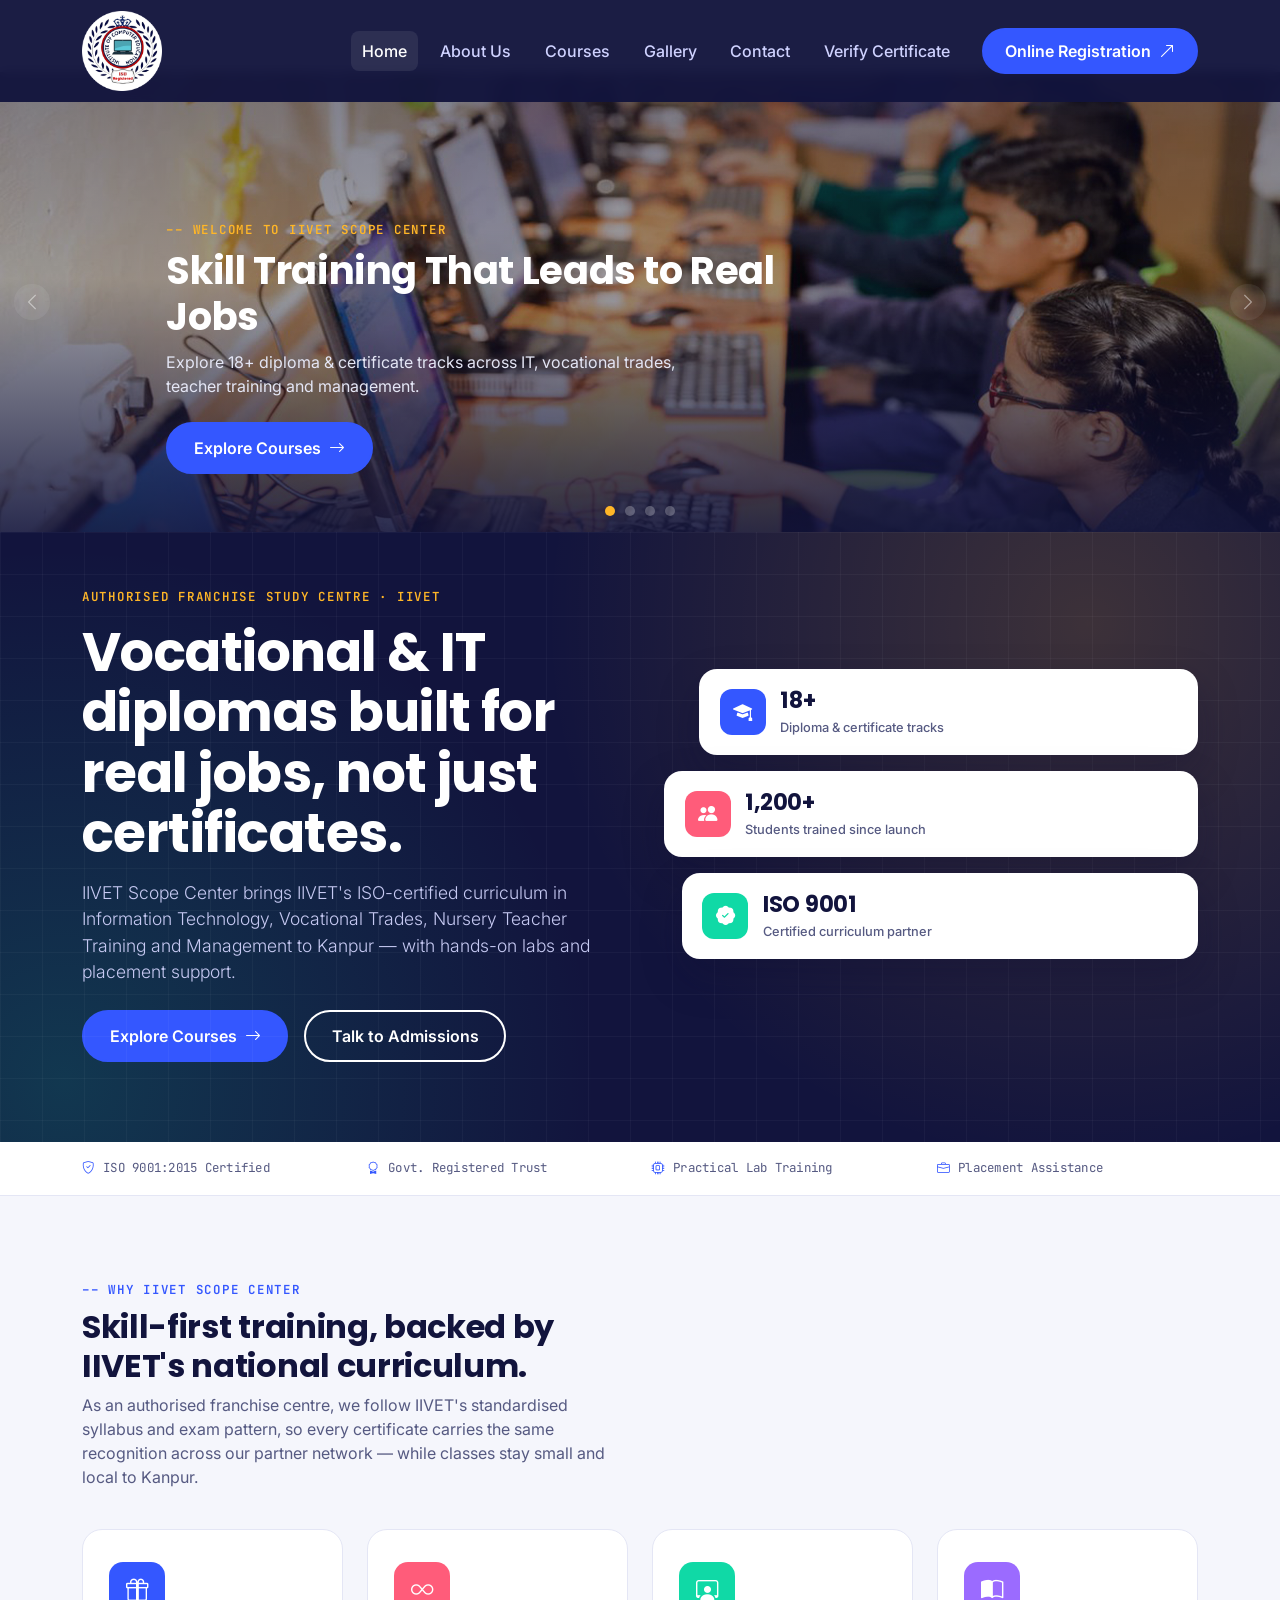
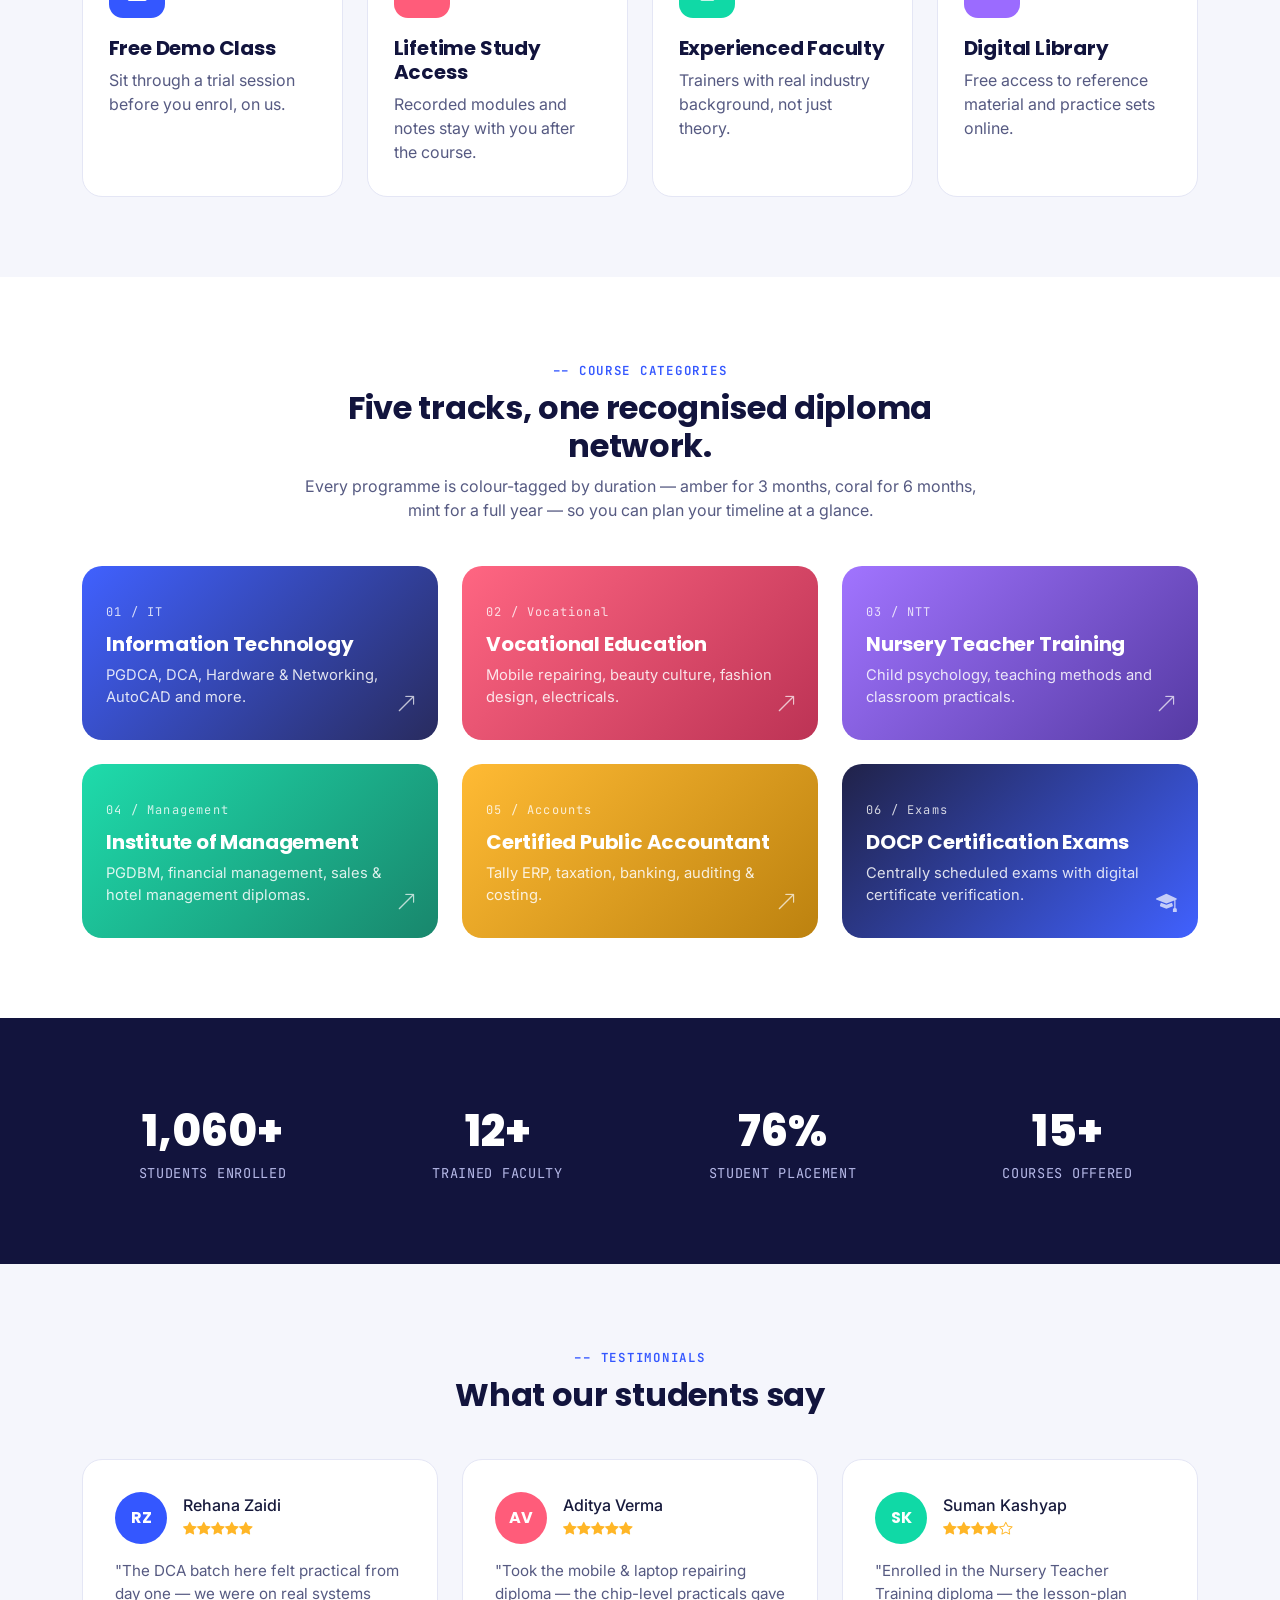
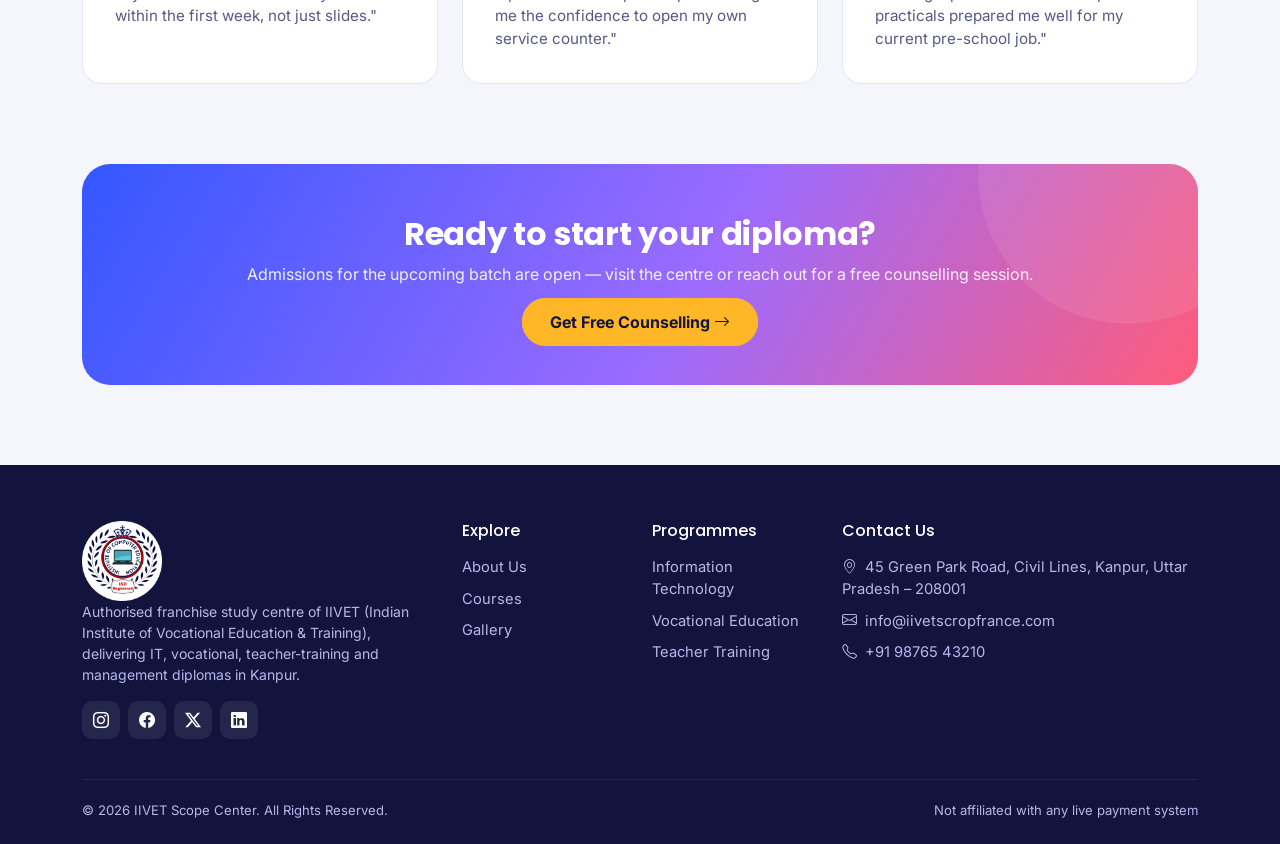
<file: index.html>
<!DOCTYPE html>
<html lang="en">
<head>
<meta charset="UTF-8">
<title>IIVET Scope Center | Vocational & IT Training Institute, Kanpur</title>
<meta name="description" content="IIVET Scope Center is an authorised franchise study centre of IIVET offering diplomas in IT, vocational trades, nursery teacher training and management, Kanpur.">

<link rel="preconnect" href="https://fonts.googleapis.com">
<link href="https://fonts.googleapis.com/css2?family=Poppins:wght@500;600;700;800&family=Inter:wght@400;500;600&family=JetBrains+Mono:wght@500;600&display=swap" rel="stylesheet">
<link href="https://cdn.jsdelivr.net/npm/bootstrap@5.3.3/dist/css/bootstrap.min.css" rel="stylesheet">
<link rel="stylesheet" href="https://cdn.jsdelivr.net/npm/bootstrap-icons@1.11.3/font/bootstrap-icons.css">
<link rel="stylesheet" href="css/style.css">
</head>
<body data-page="home">

<!-- ===== NAVBAR ===== -->
<nav class="navbar navbar-expand-lg isf-navbar fixed-top">
  <div class="container">
     <img src="assets/cropped_circle_image.png" height="80px" >
    <button class="navbar-toggler bg-white" type="button" data-bs-toggle="collapse" data-bs-target="#nav1">
      <span class="navbar-toggler-icon"></span>
    </button>
    <div class="collapse navbar-collapse" id="nav1">
      <ul class="navbar-nav ms-auto align-items-lg-center">
        <li class="nav-item"><a class="nav-link" data-page="home" href="index.html">Home</a></li>
        <li class="nav-item"><a class="nav-link" data-page="about" href="about.html">About Us</a></li>
        <li class="nav-item"><a class="nav-link" data-page="courses" href="courses.html">Courses</a></li>
        <li class="nav-item"><a class="nav-link" data-page="gallery" href="gallery.html">Gallery</a></li>
        <li class="nav-item"><a class="nav-link" data-page="contact" href="contact.html">Contact</a></li>
        <li class="nav-item"><a class="nav-link" data-page="verify" href="verify.html">Verify Certificate</a></li>
        <li class="nav-item ms-lg-3 mt-2 mt-lg-0"><a class="btn-brand" href="enrol.html">Online Registration <i class="bi bi-arrow-up-right"></i></a></li>
      </ul>
    </div>
  </div>
</nav>

<!-- ===== BANNER CAROUSEL ===== -->
<div class="banner-carousel-wrap">
  <div id="bannerCarousel" class="carousel slide banner-carousel" data-bs-ride="carousel" data-bs-pause="hover">
    <div class="carousel-indicators">
      <button type="button" data-bs-target="#bannerCarousel" data-bs-slide-to="0" class="active" aria-current="true" aria-label="Slide 1"></button>
      <button type="button" data-bs-target="#bannerCarousel" data-bs-slide-to="1" aria-label="Slide 2"></button>
      <button type="button" data-bs-target="#bannerCarousel" data-bs-slide-to="2" aria-label="Slide 3"></button>
       <button type="button" data-bs-target="#bannerCarousel" data-bs-slide-to="3" aria-label="Slide 4"></button>
    </div>
    <div class="carousel-inner">
      <div class="carousel-item active">
        <img src="assets/2712.jpg.jpeg" class="d-block w-100" alt="Students in a classroom session">
        <div class="carousel-caption">
          <span class="eyebrow d-block mb-2" style="color:var(--amber)">–– Welcome to IIVET Scope Center</span>
          <h2>Skill Training That Leads to Real Jobs</h2>
          <p class="d-none d-md-block">Explore 18+ diploma &amp; certificate tracks across IT, vocational trades, teacher training and management.</p>
          <a href="courses.html" class="btn-brand mt-2">Explore Courses <i class="bi bi-arrow-right"></i></a>
        </div>
      </div>
      <div class="carousel-item">
        <img src="assets/Best-Computer-.jpg.jpeg" class="d-block w-100" alt="Students working in a computer lab">
        <div class="carousel-caption">
          <span class="eyebrow d-block mb-2" style="color:var(--mint)">–– Practical-First Learning</span>
          <h2>Hands-On Labs, Not Just Lectures</h2>
          <p class="d-none d-md-block">Every course is built around real practicals — from IT labs to workshops and studios.</p>
          <a href="gallery.html" class="btn-amber mt-2">See the Campus <i class="bi bi-arrow-right"></i></a>
        </div>
      </div>
      <div class="carousel-item">
        <img src="assets/Computer-Guru.jpg.jpeg" class="d-block w-100" alt="Graduation ceremony for students">
        <div class="carousel-caption">
          <span class="eyebrow d-block mb-2" style="color:var(--coral)">–– Admissions Open</span>
          <h2>Join the New Batch Today</h2>
          <p class="d-none d-md-block">Get free counselling and find the right course for your goals.</p>
          <a href="contact.html" class="btn-brand mt-2">Talk to Admissions <i class="bi bi-arrow-right"></i></a>
        </div>
      </div>
      <div class="carousel-item">
        <img src="assets/dd.jpg.jpeg" class="d-block w-100" alt="Students in a classroom session">
        <div class="carousel-caption">
          <span class="eyebrow d-block mb-2" style="color:var(--amber)">–– Welcome to IIVET Scope Center</span>
          <h2>Skill Training That Leads to Real Jobs</h2>
          <p class="d-none d-md-block">Explore 18+ diploma &amp; certificate tracks across IT, vocational trades, teacher training and management.</p>
          <a href="courses.html" class="btn-brand mt-2">Explore Courses <i class="bi bi-arrow-right"></i></a>
        </div>
      </div>
    </div>
    <button class="carousel-control-prev" type="button" data-bs-target="#bannerCarousel" data-bs-slide="prev">
      <span class="carousel-control-prev-icon" aria-hidden="true"></span>
      <span class="visually-hidden">Previous</span>
    </button>
    <button class="carousel-control-next" type="button" data-bs-target="#bannerCarousel" data-bs-slide="next">
      <span class="carousel-control-next-icon" aria-hidden="true"></span>
      <span class="visually-hidden">Next</span>
    </button>
  </div>
</div>

<!-- offer -->
<!-- ===== DYNAMIC OFFER TICKER BAR (Placed right below carousel) ===== -->
<div id="seasonalOfferBanner" class="d-none py-2 text-white overflow-hidden shadow-sm" style="background: rgba(27, 30, 85, 0.95); backdrop-filter: blur(10px); -webkit-backdrop-filter: blur(10px); border-bottom: 1px solid rgba(255,255,255,0.15);">
  <div class="container d-flex align-items-center">
    <span class="badge bg-warning text-dark me-3 flex-shrink-0 shadow-sm" id="seasonalOfferBadge">Special Offer</span>
    <div class="overflow-hidden w-100">
      <marquee scrollamount="5" id="seasonalOfferText" class="mb-0 small fw-semibold text-light">Loading active offers...</marquee>
    </div>
  </div>
</div>

<!-- ===== HERO ===== -->
<header class="hero hero-compact">
  <div class="container">
    <div class="row align-items-center g-5">
      <div class="col-lg-6">
        <span class="eyebrow">Authorised Franchise Study Centre · IIVET</span>
        <h1 class="mt-3 mb-3">Vocational &amp; IT diplomas built for real jobs, not just certificates.</h1>
        <p class="lead">IIVET Scope Center brings IIVET's ISO-certified curriculum in Information Technology, Vocational Trades, Nursery Teacher Training and Management to Kanpur — with hands-on labs and placement support.</p>
        <div class="d-flex flex-wrap gap-3 mt-4">
          <a href="courses.html" class="btn-brand">Explore Courses <i class="bi bi-arrow-right"></i></a>
          <a href="contact.html" class="btn-outline-brand text-white border-white">Talk to Admissions</a>
        </div>
      </div>
      <div class="col-lg-6">
        <div class="hero-stat-stack">
          <div class="stat-pill">
            <span class="icon-chip" style="background:var(--blue)"><i class="bi bi-mortarboard-fill"></i></span>
            <div><h4>18+</h4><span>Diploma &amp; certificate tracks</span></div>
          </div>
          <div class="stat-pill">
            <span class="icon-chip" style="background:var(--coral)"><i class="bi bi-people-fill"></i></span>
            <div><h4>1,200+</h4><span>Students trained since launch</span></div>
          </div>
          <div class="stat-pill">
            <span class="icon-chip" style="background:var(--mint)"><i class="bi bi-patch-check-fill"></i></span>
            <div><h4>ISO 9001</h4><span>Certified curriculum partner</span></div>
          </div>
        </div>
      </div>
    </div>
  </div>
</header>

<!-- ===== TRUST STRIP ===== -->
<div class="trust-strip">
  <div class="container">
    <div class="row gy-2">
      <div class="col-6 col-lg-3 item"><i class="bi bi-shield-check"></i> ISO 9001:2015 Certified</div>
      <div class="col-6 col-lg-3 item"><i class="bi bi-award"></i> Govt. Registered Trust</div>
      <div class="col-6 col-lg-3 item"><i class="bi bi-cpu"></i> Practical Lab Training</div>
      <div class="col-6 col-lg-3 item"><i class="bi bi-briefcase"></i> Placement Assistance</div>
    </div>
  </div>
</div>

<!-- ===== WHY CHOOSE US ===== -->
<section id="why">
  <div class="container">
    <div class="row align-items-center g-5 mb-4">
      <div class="col-lg-6">
        <span class="eyebrow">–– Why IIVET Scope Center</span>
        <h2 class="mt-2">Skill-first training, backed by IIVET's national curriculum.</h2>
        <p class="text-ink-soft">As an authorised franchise centre, we follow IIVET's standardised syllabus and exam pattern, so every certificate carries the same recognition across our partner network — while classes stay small and local to Kanpur.</p>
      </div>
    </div>
    <div class="row g-4">
      <div class="col-md-6 col-lg-3">
        <div class="feature-card">
          <div class="feature-icon" style="background:var(--blue)"><i class="bi bi-gift"></i></div>
          <h5>Free Demo Class</h5>
          <p class="text-ink-soft mb-0">Sit through a trial session before you enrol, on us.</p>
        </div>
      </div>
      <div class="col-md-6 col-lg-3">
        <div class="feature-card">
          <div class="feature-icon" style="background:var(--coral)"><i class="bi bi-infinity"></i></div>
          <h5>Lifetime Study Access</h5>
          <p class="text-ink-soft mb-0">Recorded modules and notes stay with you after the course.</p>
        </div>
      </div>
      <div class="col-md-6 col-lg-3">
        <div class="feature-card">
          <div class="feature-icon" style="background:var(--mint)"><i class="bi bi-person-workspace"></i></div>
          <h5>Experienced Faculty</h5>
          <p class="text-ink-soft mb-0">Trainers with real industry background, not just theory.</p>
        </div>
      </div>
      <div class="col-md-6 col-lg-3">
        <div class="feature-card">
          <div class="feature-icon" style="background:var(--violet)"><i class="bi bi-book-half"></i></div>
          <h5>Digital Library</h5>
          <p class="text-ink-soft mb-0">Free access to reference material and practice sets online.</p>
        </div>
      </div>
    </div>
  </div>
</section>

<!-- ===== COURSE CATEGORIES ===== -->
<section class="bg-white" id="categories">
  <div class="container">
    <div class="section-head mx-auto text-center">
      <span class="eyebrow">–– Course Categories</span>
      <h2 class="mt-2">Five tracks, one recognised diploma network.</h2>
      <p class="text-ink-soft">Every programme is colour-tagged by duration — amber for 3 months, coral for 6 months, mint for a full year — so you can plan your timeline at a glance.</p>
    </div>
    <div class="row g-4">
      <div class="col-md-6 col-lg-4">
        <a href="courses.html#it" class="cat-card d-block text-decoration-none" style="--grad:linear-gradient(135deg,#3457FF,#1B1E55)">
          <span class="cat-num">01 / IT</span>
          <h5>Information Technology</h5>
          <p>PGDCA, DCA, Hardware &amp; Networking, AutoCAD and more.</p>
          <i class="bi bi-arrow-up-right go"></i>
        </a>
      </div>
      <div class="col-md-6 col-lg-4">
        <a href="courses.html#vocational" class="cat-card d-block text-decoration-none" style="--grad:linear-gradient(135deg,#FF5C7A,#B8264A)">
          <span class="cat-num">02 / Vocational</span>
          <h5>Vocational Education</h5>
          <p>Mobile repairing, beauty culture, fashion design, electricals.</p>
          <i class="bi bi-arrow-up-right go"></i>
        </a>
      </div>
      <div class="col-md-6 col-lg-4">
        <a href="courses.html#ntt" class="cat-card d-block text-decoration-none" style="--grad:linear-gradient(135deg,#9B6BFF,#4B2E9E)">
          <span class="cat-num">03 / NTT</span>
          <h5>Nursery Teacher Training</h5>
          <p>Child psychology, teaching methods and classroom practicals.</p>
          <i class="bi bi-arrow-up-right go"></i>
        </a>
      </div>
      <div class="col-md-6 col-lg-4">
        <a href="courses.html#management" class="cat-card d-block text-decoration-none" style="--grad:linear-gradient(135deg,#10D9A6,#0A7F63)">
          <span class="cat-num">04 / Management</span>
          <h5>Institute of Management</h5>
          <p>PGDBM, financial management, sales &amp; hotel management diplomas.</p>
          <i class="bi bi-arrow-up-right go"></i>
        </a>
      </div>
      <div class="col-md-6 col-lg-4">
        <a href="courses.html#accounts" class="cat-card d-block text-decoration-none" style="--grad:linear-gradient(135deg,#FFB627,#B87A00)">
          <span class="cat-num">05 / Accounts</span>
          <h5>Certified Public Accountant</h5>
          <p>Tally ERP, taxation, banking, auditing &amp; costing.</p>
          <i class="bi bi-arrow-up-right go"></i>
        </a>
      </div>
      <div class="col-md-6 col-lg-4">
        <div class="cat-card" style="--grad:linear-gradient(135deg,#12143D,#3457FF)">
          <span class="cat-num">06 / Exams</span>
          <h5>DOCP Certification Exams</h5>
          <p>Centrally scheduled exams with digital certificate verification.</p>
          <i class="bi bi-mortarboard-fill go"></i>
        </div>
      </div>
    </div>
  </div>
</section>

<!-- ===== STATS BAND ===== -->
<section class="stats-band">
  <div class="container">
    <div class="row text-center g-4">
      <div class="col-6 col-lg-3">
        <div class="num"><span class="counter" data-target="1200" data-suffix="+">0</span></div>
        <div class="lbl">STUDENTS ENROLLED</div>
      </div>
      <div class="col-6 col-lg-3">
        <div class="num"><span class="counter" data-target="14" data-suffix="+">0</span></div>
        <div class="lbl">TRAINED FACULTY</div>
      </div>
      <div class="col-6 col-lg-3">
        <div class="num"><span class="counter" data-target="87" data-suffix="%">0</span></div>
        <div class="lbl">STUDENT PLACEMENT</div>
      </div>
      <div class="col-6 col-lg-3">
        <div class="num"><span class="counter" data-target="18" data-suffix="+">0</span></div>
        <div class="lbl">COURSES OFFERED</div>
      </div>
    </div>
  </div>
</section>

<!-- ===== TESTIMONIALS ===== -->
<section id="testimonials">
  <div class="container">
    <div class="section-head mx-auto text-center">
      <span class="eyebrow">–– Testimonials</span>
      <h2 class="mt-2">What our students say</h2>
    </div>
    <div class="row g-4">
      <div class="col-md-6 col-lg-4">
        <div class="testi-card">
          <div class="d-flex align-items-center gap-3 mb-3">
            <span class="testi-avatar" style="background:var(--blue)">RZ</span>
            <div>
              <h6 class="mb-0">Rehana Zaidi</h6>
              <div class="stars"><i class="bi bi-star-fill"></i><i class="bi bi-star-fill"></i><i class="bi bi-star-fill"></i><i class="bi bi-star-fill"></i><i class="bi bi-star-fill"></i></div>
            </div>
          </div>
          <p class="testi-quote mb-0">"The DCA batch here felt practical from day one — we were on real systems within the first week, not just slides."</p>
        </div>
      </div>
      <div class="col-md-6 col-lg-4">
        <div class="testi-card">
          <div class="d-flex align-items-center gap-3 mb-3">
            <span class="testi-avatar" style="background:var(--coral)">AV</span>
            <div>
              <h6 class="mb-0">Aditya Verma</h6>
              <div class="stars"><i class="bi bi-star-fill"></i><i class="bi bi-star-fill"></i><i class="bi bi-star-fill"></i><i class="bi bi-star-fill"></i><i class="bi bi-star-fill"></i></div>
            </div>
          </div>
          <p class="testi-quote mb-0">"Took the mobile &amp; laptop repairing diploma — the chip-level practicals gave me the confidence to open my own service counter."</p>
        </div>
      </div>
      <div class="col-md-6 col-lg-4">
        <div class="testi-card">
          <div class="d-flex align-items-center gap-3 mb-3">
            <span class="testi-avatar" style="background:var(--mint)">SK</span>
            <div>
              <h6 class="mb-0">Suman Kashyap</h6>
              <div class="stars"><i class="bi bi-star-fill"></i><i class="bi bi-star-fill"></i><i class="bi bi-star-fill"></i><i class="bi bi-star-fill"></i><i class="bi bi-star"></i></div>
            </div>
          </div>
          <p class="testi-quote mb-0">"Enrolled in the Nursery Teacher Training diploma — the lesson-plan practicals prepared me well for my current pre-school job."</p>
        </div>
      </div>
    </div>
  </div>
</section>

<!-- ===== CTA BAND ===== -->
<section class="pt-0">
  <div class="container">
    <div class="cta-band text-center">
      <h2 class="mb-2">Ready to start your diploma?</h2>
      <p class="mb-4" style="color:rgba(255,255,255,.9)">Admissions for the upcoming batch are open — visit the centre or reach out for a free counselling session.</p>
      <a href="contact.html" class="btn-amber">Get Free Counselling <i class="bi bi-arrow-right"></i></a>
    </div>
  </div>
</section>

<!-- ===== FOOTER ===== -->
<footer>
  <div class="container">
    <div class="row g-4">
      <div class="col-lg-4">
        <img src="assets/cropped_circle_image.png" height="80px" >
        <p class="small">Authorised franchise study centre of IIVET (Indian Institute of Vocational Education &amp; Training), delivering IT, vocational, teacher-training and management diplomas in Kanpur.</p>
        <div class="d-flex mt-3">
          <a href="#" class="social-chip"><i class="bi bi-instagram"></i></a>
          <a href="#" class="social-chip"><i class="bi bi-facebook"></i></a>
          <a href="#" class="social-chip"><i class="bi bi-twitter-x"></i></a>
          <a href="#" class="social-chip"><i class="bi bi-linkedin"></i></a>
        </div>
      </div>
      <div class="col-6 col-lg-2">
        <h6>Explore</h6>
        <ul>
          <li><a href="about.html">About Us</a></li>
          <li><a href="courses.html">Courses</a></li>
          <li><a href="gallery.html">Gallery</a></li>
        </ul>
      </div>
      <div class="col-6 col-lg-2">
        <h6>Programmes</h6>
        <ul>
          <li><a href="courses.html#it">Information Technology</a></li>
          <li><a href="courses.html#vocational">Vocational Education</a></li>
          <li><a href="courses.html#ntt">Teacher Training</a></li>
        </ul>
      </div>
      <div class="col-lg-4">
        <h6>Contact Us</h6>
        <ul>
          <li><i class="bi bi-geo-alt me-2"></i>45 Green Park Road, Civil Lines, Kanpur, Uttar Pradesh – 208001</li>
          <li><i class="bi bi-envelope me-2"></i><a href="mailto:info@iivetscropfrance.com">info@iivetscropfrance.com</a></li>
          <li><i class="bi bi-telephone me-2"></i><a href="tel:+919876543210">+91 98765 43210</a></li>
        </ul>
      </div>
    </div>
    <div class="footer-bottom d-flex flex-wrap justify-content-between gap-2">
      <span>© <span class="cur-year">2026</span> IIVET Scope Center. All Rights Reserved.</span>
      <span>Not affiliated with any live payment system</span>
    </div>
  </div>
</footer>

<button id="toTop" class="btn-brand" style="display:none;position:fixed;bottom:1.5rem;right:1.5rem;width:48px;height:48px;border-radius:50%;padding:0;justify-content:center;z-index:99;"><i class="bi bi-arrow-up"></i></button>

<script src="https://cdn.jsdelivr.net/npm/bootstrap@5.3.3/dist/js/bootstrap.bundle.min.js"></script>
<script src="js/script.js"></script>
<script>
  document.addEventListener("DOMContentLoaded", async function () {
    try {
      // Direct live fetch to ensure no promise-timing issues
      const SCRIPT_URL = "https://script.google.com/macros/s/AKfycbzbmrj9Kw0saojguMC9chRNUlgmDkfJPUbWJtbdt976LH9AQjP7SmrBrNyyfU-3718V/exec";
      
      let response = await fetch(SCRIPT_URL);
      let offers = await response.json();
      
      console.log("Fetched offers from Google Sheet:", offers); // Check your F12 Console for this!

      if (offers && Array.isArray(offers)) {
        // Look for any offer where active is true
        let activeOffer = offers.find(o => String(o.active).toLowerCase() === 'true');

        if (activeOffer) {
          document.getElementById("seasonalOfferBadge").textContent = activeOffer.badge || "Special Offer";
          document.getElementById("seasonalOfferText").textContent = activeOffer.text;
          document.getElementById("seasonalOfferBanner").classList.remove("d-none");
          console.log("Active offer displayed successfully!");
        } else {
          console.log("Connected successfully, but NO offer was found with active = TRUE.");
        }
      }
    } catch (e) {
      console.error("Error fetching offers:", e);
    }
  });
</script>
</body>
</html>
</file>
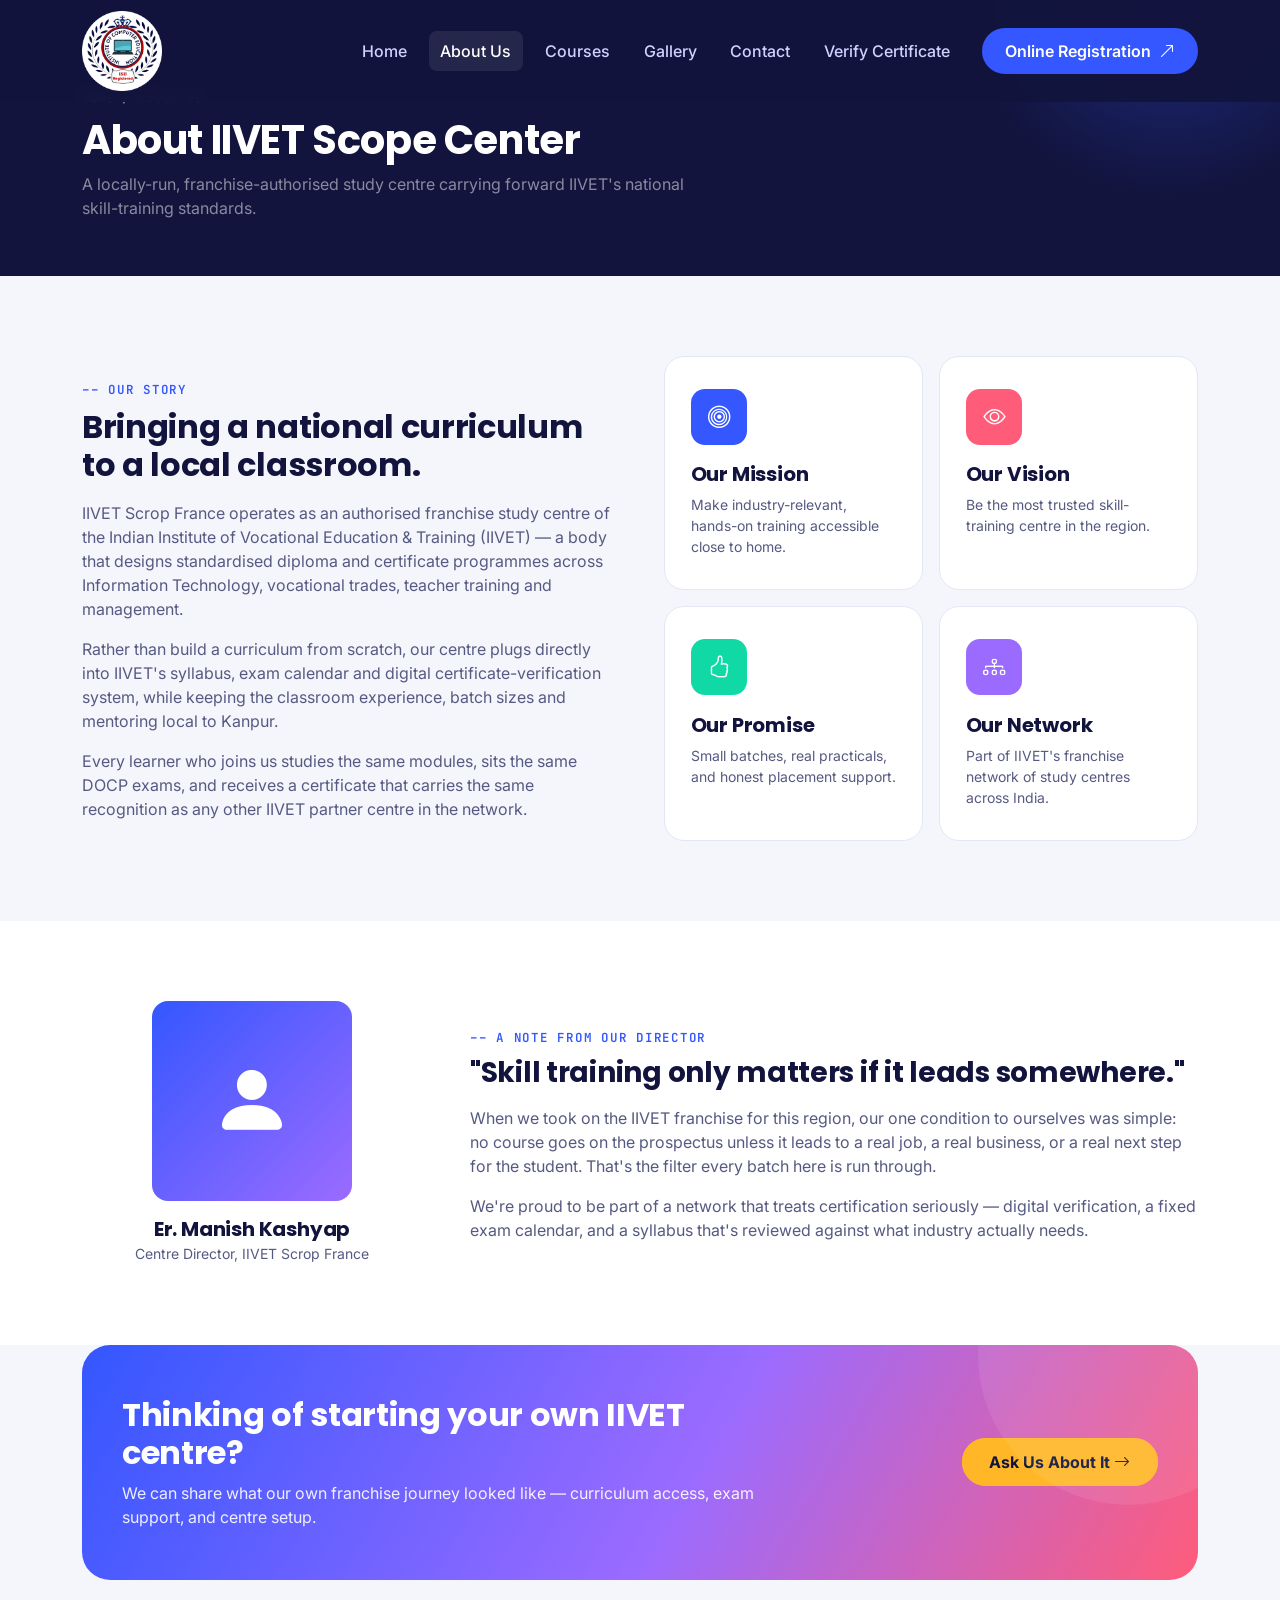
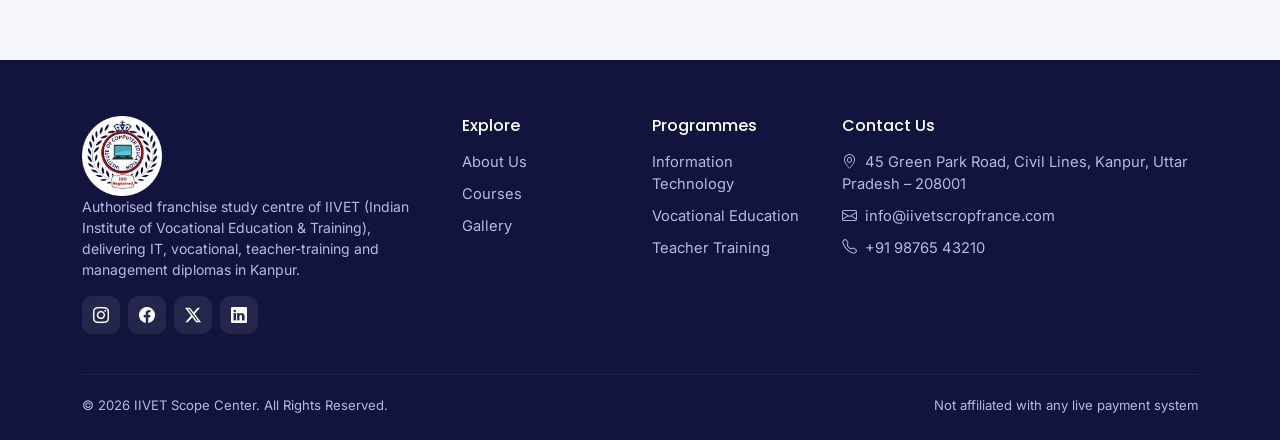
<file: about.html>
<!DOCTYPE html>
<html lang="en">
<head>
<meta charset="UTF-8">
<title>About Us | IIVET Scope Center</title>
<meta name="description" content="Learn about IIVET Scope Center, an authorised franchise study centre of IIVET, our mission, and our commitment to skill-based education in Kanpur.">
<link rel="preconnect" href="https://fonts.googleapis.com">
<link href="https://fonts.googleapis.com/css2?family=Poppins:wght@500;600;700;800&family=Inter:wght@400;500;600&family=JetBrains+Mono:wght@500;600&display=swap" rel="stylesheet">
<link href="https://cdn.jsdelivr.net/npm/bootstrap@5.3.3/dist/css/bootstrap.min.css" rel="stylesheet">
<link rel="stylesheet" href="https://cdn.jsdelivr.net/npm/bootstrap-icons@1.11.3/font/bootstrap-icons.css">
<link rel="stylesheet" href="css/style.css">
</head>
<body data-page="about">

<!-- ===== NAVBAR ===== -->
<nav class="navbar navbar-expand-lg isf-navbar fixed-top">
  <div class="container">
    <img src="assets/cropped_circle_image.png" height="80px" >
    <button class="navbar-toggler bg-white" type="button" data-bs-toggle="collapse" data-bs-target="#nav1">
      <span class="navbar-toggler-icon"></span>
    </button>
    <div class="collapse navbar-collapse" id="nav1">
      <ul class="navbar-nav ms-auto align-items-lg-center">
        <li class="nav-item"><a class="nav-link" data-page="home" href="index.html">Home</a></li>
        <li class="nav-item"><a class="nav-link" data-page="about" href="about.html">About Us</a></li>
        <li class="nav-item"><a class="nav-link" data-page="courses" href="courses.html">Courses</a></li>
        <li class="nav-item"><a class="nav-link" data-page="gallery" href="gallery.html">Gallery</a></li>
        <li class="nav-item"><a class="nav-link" data-page="contact" href="contact.html">Contact</a></li>
        <li class="nav-item"><a class="nav-link" data-page="verify" href="verify.html">Verify Certificate</a></li>
        <li class="nav-item ms-lg-3 mt-2 mt-lg-0"><a class="btn-brand" href="enrol.html">Online Registration <i class="bi bi-arrow-up-right"></i></a></li>
      </ul>
    </div>
  </div>
</nav>

<!-- ===== PAGE HEADER ===== -->
<header class="page-header">
  <div class="container">
    <div class="crumbs mb-2"><a href="index.html">Home</a> / About Us</div>
    <h1>About IIVET Scope Center</h1>
    <p class="text-white-50 mb-0" style="max-width:38rem">A locally-run, franchise-authorised study centre carrying forward IIVET's national skill-training standards.</p>
  </div>
</header>

<!-- ===== STORY ===== -->
<section>
  <div class="container">
    <div class="row g-5 align-items-center">
      <div class="col-lg-6">
        <span class="eyebrow">–– Our Story</span>
        <h2 class="mt-2 mb-3">Bringing a national curriculum to a local classroom.</h2>
        <p class="text-ink-soft">IIVET Scrop France operates as an authorised franchise study centre of the Indian Institute of Vocational Education &amp; Training (IIVET) — a body that designs standardised diploma and certificate programmes across Information Technology, vocational trades, teacher training and management.</p>
        <p class="text-ink-soft">Rather than build a curriculum from scratch, our centre plugs directly into IIVET's syllabus, exam calendar and digital certificate-verification system, while keeping the classroom experience, batch sizes and mentoring local to Kanpur.</p>
        <p class="text-ink-soft mb-0">Every learner who joins us studies the same modules, sits the same DOCP exams, and receives a certificate that carries the same recognition as any other IIVET partner centre in the network.</p>
      </div>
      <div class="col-lg-6">
        <div class="row g-3">
          <div class="col-6">
            <div class="feature-card">
              <div class="feature-icon" style="background:var(--blue)"><i class="bi bi-bullseye"></i></div>
              <h5>Our Mission</h5>
              <p class="text-ink-soft mb-0 small">Make industry-relevant, hands-on training accessible close to home.</p>
            </div>
          </div>
          <div class="col-6">
            <div class="feature-card">
              <div class="feature-icon" style="background:var(--coral)"><i class="bi bi-eye"></i></div>
              <h5>Our Vision</h5>
              <p class="text-ink-soft mb-0 small">Be the most trusted skill-training centre in the region.</p>
            </div>
          </div>
          <div class="col-6">
            <div class="feature-card">
              <div class="feature-icon" style="background:var(--mint)"><i class="bi bi-hand-thumbs-up"></i></div>
              <h5>Our Promise</h5>
              <p class="text-ink-soft mb-0 small">Small batches, real practicals, and honest placement support.</p>
            </div>
          </div>
          <div class="col-6">
            <div class="feature-card">
              <div class="feature-icon" style="background:var(--violet)"><i class="bi bi-diagram-3"></i></div>
              <h5>Our Network</h5>
              <p class="text-ink-soft mb-0 small">Part of IIVET's franchise network of study centres across India.</p>
            </div>
          </div>
        </div>
      </div>
    </div>
  </div>
</section>

<!-- ===== CHAIRMAN MESSAGE STYLE BLOCK ===== -->
<section class="bg-white">
  <div class="container">
    <div class="row g-5 align-items-center">
      <div class="col-lg-4 text-center">
        <div class="mx-auto d-flex align-items-center justify-content-center rounded-4" style="width:200px;height:200px;background:linear-gradient(135deg,var(--blue),var(--violet));">
          <i class="bi bi-person-fill" style="font-size:5rem;color:#fff"></i>
        </div>
        <h5 class="mt-3 mb-0">Er. Manish Kashyap</h5>
        <span class="text-ink-soft small">Centre Director, IIVET Scrop France</span>
      </div>
      <div class="col-lg-8">
        <span class="eyebrow">–– A Note From Our Director</span>
        <h3 class="mt-2 mb-3">"Skill training only matters if it leads somewhere."</h3>
        <p class="text-ink-soft">When we took on the IIVET franchise for this region, our one condition to ourselves was simple: no course goes on the prospectus unless it leads to a real job, a real business, or a real next step for the student. That's the filter every batch here is run through.</p>
        <p class="text-ink-soft mb-0">We're proud to be part of a network that treats certification seriously — digital verification, a fixed exam calendar, and a syllabus that's reviewed against what industry actually needs.</p>
      </div>
    </div>
  </div>
</section>

<!-- ===== FRANCHISE STRIP ===== -->
<section class="pt-0">
  <div class="container">
    <div class="cta-band">
      <div class="row align-items-center g-4">
        <div class="col-lg-8">
          <h2 class="mb-2">Thinking of starting your own IIVET centre?</h2>
          <p class="mb-0" style="color:rgba(255,255,255,.9)">We can share what our own franchise journey looked like — curriculum access, exam support, and centre setup.</p>
        </div>
        <div class="col-lg-4 text-lg-end">
          <a href="contact.html" class="btn-amber">Ask Us About It <i class="bi bi-arrow-right"></i></a>
        </div>
      </div>
    </div>
  </div>
</section>

<!-- ===== FOOTER ===== -->
<footer>
  <div class="container">
    <div class="row g-4">
      <div class="col-lg-4">
        <img src="assets/cropped_circle_image.png" height="80px" >
        <p class="small">Authorised franchise study centre of IIVET (Indian Institute of Vocational Education &amp; Training), delivering IT, vocational, teacher-training and management diplomas in Kanpur.</p>
        <div class="d-flex mt-3">
          <a href="#" class="social-chip"><i class="bi bi-instagram"></i></a>
          <a href="#" class="social-chip"><i class="bi bi-facebook"></i></a>
          <a href="#" class="social-chip"><i class="bi bi-twitter-x"></i></a>
          <a href="#" class="social-chip"><i class="bi bi-linkedin"></i></a>
        </div>
      </div>
      <div class="col-6 col-lg-2">
        <h6>Explore</h6>
        <ul>
          <li><a href="about.html">About Us</a></li>
          <li><a href="courses.html">Courses</a></li>
          <li><a href="gallery.html">Gallery</a></li>
        </ul>
      </div>
      <div class="col-6 col-lg-2">
        <h6>Programmes</h6>
        <ul>
          <li><a href="courses.html#it">Information Technology</a></li>
          <li><a href="courses.html#vocational">Vocational Education</a></li>
          <li><a href="courses.html#ntt">Teacher Training</a></li>
        </ul>
      </div>
      <div class="col-lg-4">
        <h6>Contact Us</h6>
        <ul>
          <li><i class="bi bi-geo-alt me-2"></i>45 Green Park Road, Civil Lines, Kanpur, Uttar Pradesh – 208001</li>
          <li><i class="bi bi-envelope me-2"></i><a href="mailto:info@iivetscropfrance.com">info@iivetscropfrance.com</a></li>
          <li><i class="bi bi-telephone me-2"></i><a href="tel:+919876543210">+91 98765 43210</a></li>
        </ul>
      </div>
    </div>
    <div class="footer-bottom d-flex flex-wrap justify-content-between gap-2">
      <span>© <span class="cur-year">2026</span> IIVET Scope Center. All Rights Reserved.</span>
      <span>Not affiliated with any live payment system</span>
    </div>
  </div>
</footer>

<button id="toTop" class="btn-brand" style="display:none;position:fixed;bottom:1.5rem;right:1.5rem;width:48px;height:48px;border-radius:50%;padding:0;justify-content:center;z-index:99;"><i class="bi bi-arrow-up"></i></button>

<script src="https://cdn.jsdelivr.net/npm/bootstrap@5.3.3/dist/js/bootstrap.bundle.min.js"></script>
<script src="js/script.js"></script>
</body>
</html>
</file>
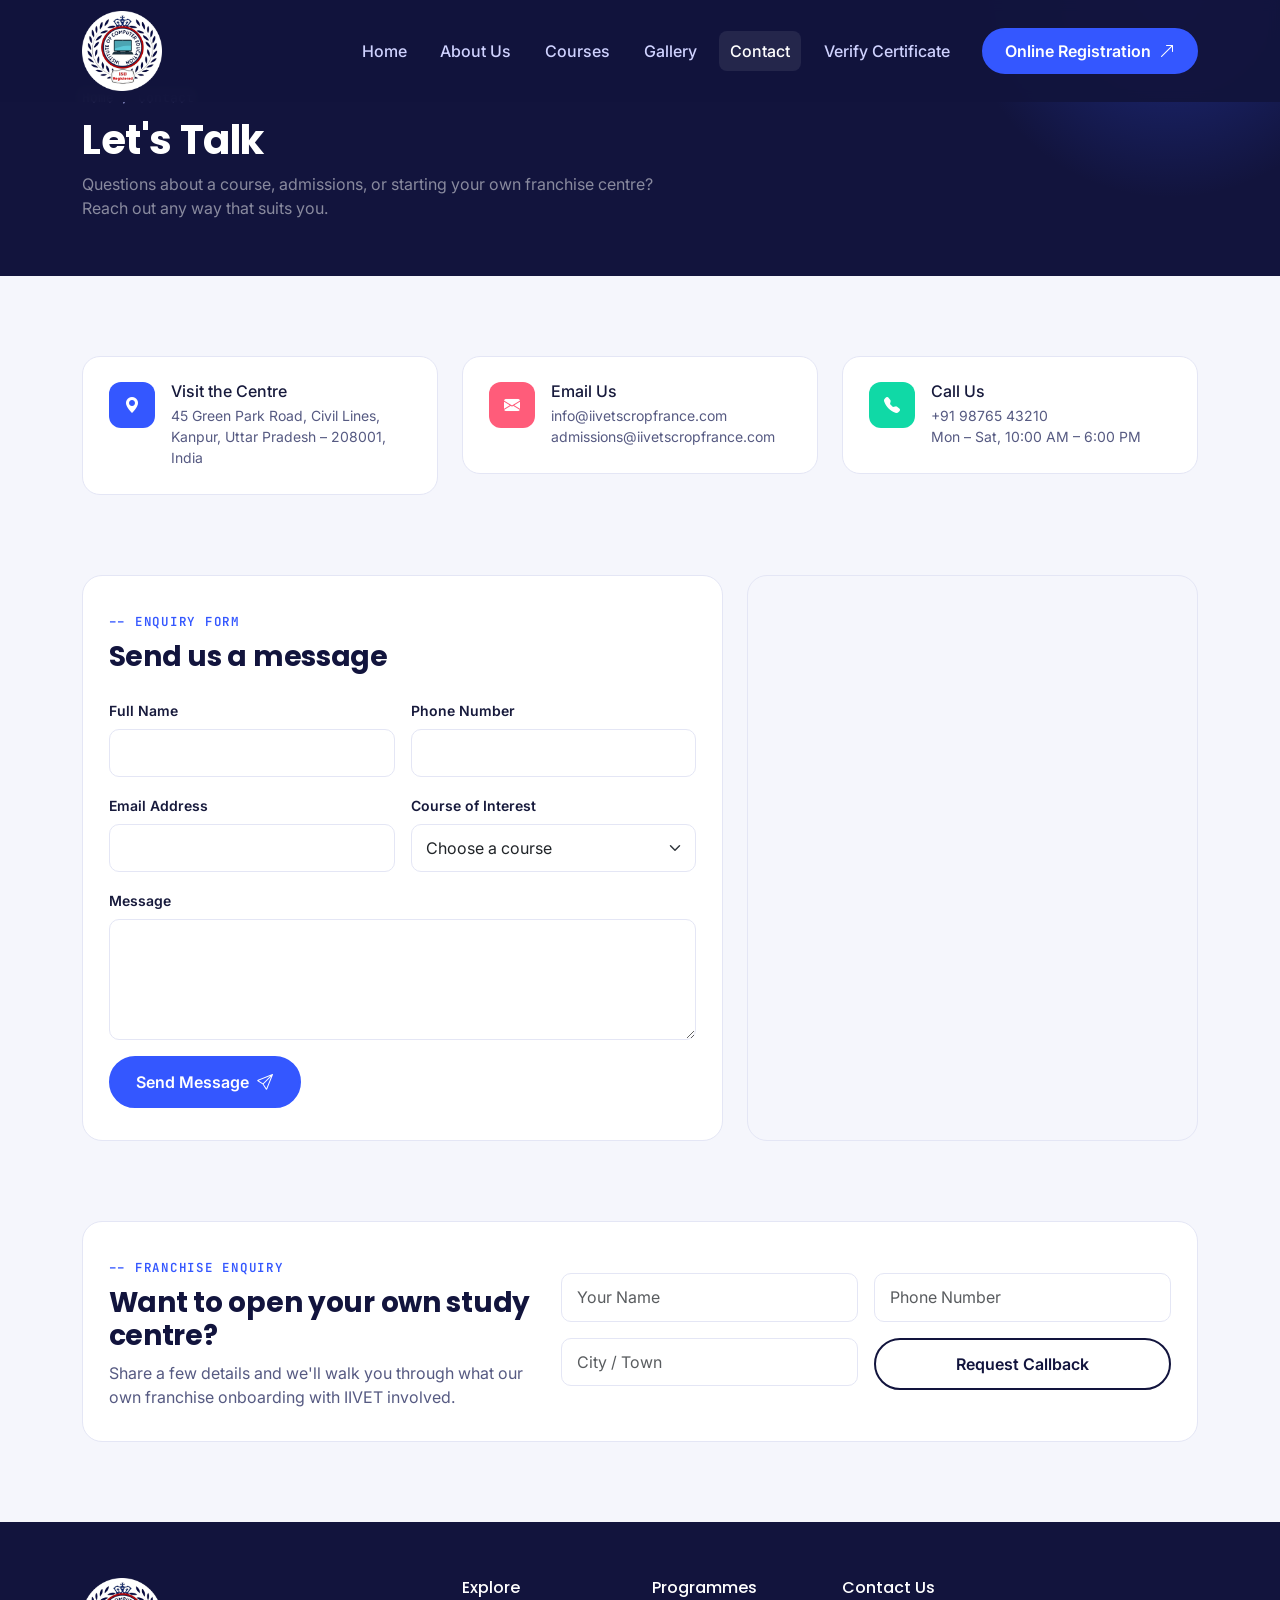
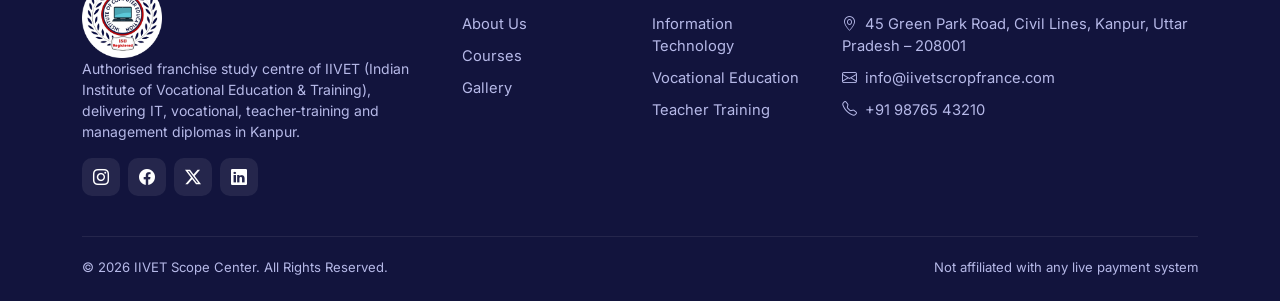
<file: contact.html>
<!DOCTYPE html>
<html lang="en">
<head>
<meta charset="UTF-8">
<title>Contact Us | IIVET Scope Center</title>
<meta name="description" content="Get in touch with IIVET Scope Center for admissions, franchise queries, or course counselling.">
<link rel="preconnect" href="https://fonts.googleapis.com">
<link href="https://fonts.googleapis.com/css2?family=Poppins:wght@500;600;700;800&family=Inter:wght@400;500;600&family=JetBrains+Mono:wght@500;600&display=swap" rel="stylesheet">
<link href="https://cdn.jsdelivr.net/npm/bootstrap@5.3.3/dist/css/bootstrap.min.css" rel="stylesheet">
<link rel="stylesheet" href="https://cdn.jsdelivr.net/npm/bootstrap-icons@1.11.3/font/bootstrap-icons.css">
<link rel="stylesheet" href="css/style.css">
</head>
<body data-page="contact">

<!-- ===== NAVBAR ===== -->
<nav class="navbar navbar-expand-lg isf-navbar fixed-top">
  <div class="container">
    <img src="assets/cropped_circle_image.png" height="80px" >
    <button class="navbar-toggler bg-white" type="button" data-bs-toggle="collapse" data-bs-target="#nav1">
      <span class="navbar-toggler-icon"></span>
    </button>
    <div class="collapse navbar-collapse" id="nav1">
      <ul class="navbar-nav ms-auto align-items-lg-center">
        <li class="nav-item"><a class="nav-link" data-page="home" href="index.html">Home</a></li>
        <li class="nav-item"><a class="nav-link" data-page="about" href="about.html">About Us</a></li>
        <li class="nav-item"><a class="nav-link" data-page="courses" href="courses.html">Courses</a></li>
        <li class="nav-item"><a class="nav-link" data-page="gallery" href="gallery.html">Gallery</a></li>
        <li class="nav-item"><a class="nav-link" data-page="contact" href="contact.html">Contact</a></li>
        <li class="nav-item"><a class="nav-link" data-page="verify" href="verify.html">Verify Certificate</a></li>
        <li class="nav-item ms-lg-3 mt-2 mt-lg-0"><a class="btn-brand" href="enrol.html">Online Registration <i class="bi bi-arrow-up-right"></i></a></li>
      </ul>
    </div>
  </div>
</nav>

<!-- ===== PAGE HEADER ===== -->
<header class="page-header">
  <div class="container">
    <div class="crumbs mb-2"><a href="index.html">Home</a> / Contact</div>
    <h1>Let's Talk</h1>
    <p class="text-white-50 mb-0" style="max-width:38rem">Questions about a course, admissions, or starting your own franchise centre? Reach out any way that suits you.</p>
  </div>
</header>

<!-- ===== INFO CARDS ===== -->
<section class="pb-0">
  <div class="container">
    <div class="row g-4">
      <div class="col-md-4">
        <div class="info-card">
          <span class="ic" style="background:var(--blue)"><i class="bi bi-geo-alt-fill"></i></span>
          <div>
            <h6 class="mb-1">Visit the Centre</h6>
            <p class="text-ink-soft small mb-0">45 Green Park Road, Civil Lines,<br>Kanpur, Uttar Pradesh – 208001, India</p>
          </div>
        </div>
      </div>
      <div class="col-md-4">
        <div class="info-card">
          <span class="ic" style="background:var(--coral)"><i class="bi bi-envelope-fill"></i></span>
          <div>
            <h6 class="mb-1">Email Us</h6>
            <p class="text-ink-soft small mb-0"><a href="mailto:info@iivetscropfrance.com" class="text-ink-soft">info@iivetscropfrance.com</a><br><a href="mailto:admissions@iivetscropfrance.com" class="text-ink-soft">admissions@iivetscropfrance.com</a></p>
          </div>
        </div>
      </div>
      <div class="col-md-4">
        <div class="info-card">
          <span class="ic" style="background:var(--mint)"><i class="bi bi-telephone-fill"></i></span>
          <div>
            <h6 class="mb-1">Call Us</h6>
            <p class="text-ink-soft small mb-0"><a href="tel:+919876543210" class="text-ink-soft">+91 98765 43210</a><br>Mon – Sat, 10:00 AM – 6:00 PM</p>
          </div>
        </div>
      </div>
    </div>
  </div>
</section>

<!-- ===== FORM + MAP ===== -->
<section>
  <div class="container">
    <div class="row g-4">
      <div class="col-lg-7">
        <div class="feature-card">
          <span class="eyebrow">–– Enquiry Form</span>
          <h3 class="mt-2 mb-4">Send us a message</h3>
          <form id="contactForm" class="row g-3 needs-validation" novalidate>
            <div class="col-md-6">
              <label class="form-label small fw-semibold">Full Name</label>
              <input type="text" class="form-control" required>
              <div class="invalid-feedback">Please enter your name.</div>
            </div>
            <div class="col-md-6">
              <label class="form-label small fw-semibold">Phone Number</label>
              <input type="tel" class="form-control" pattern="[0-9]{10}" required>
              <div class="invalid-feedback">Please enter a valid 10-digit number.</div>
            </div>
            <div class="col-md-6">
              <label class="form-label small fw-semibold">Email Address</label>
              <input type="email" class="form-control" required>
              <div class="invalid-feedback">Please enter a valid email.</div>
            </div>
            <div class="col-md-6">
              <label class="form-label small fw-semibold">Course of Interest</label>
              <select class="form-select" required>
                <option value="" selected disabled>Choose a course</option>
                <option>Information Technology</option>
                <option>Vocational Education</option>
                <option>Nursery Teacher Training</option>
                <option>Institute of Management</option>
                <option>Certified Public Accountant</option>
              </select>
              <div class="invalid-feedback">Please select a course.</div>
            </div>
            <div class="col-12">
              <label class="form-label small fw-semibold">Message</label>
              <textarea class="form-control" rows="4" required></textarea>
              <div class="invalid-feedback">Please add a short message.</div>
            </div>
            <div class="col-12">
              <button type="submit" class="btn-brand">Send Message <i class="bi bi-send"></i></button>
            </div>
          </form>
        </div>
      </div>
      <div class="col-lg-5">
        <div class="map-shell">
          <iframe src="https://www.google.com/maps?q=Civil%20Lines%2C%20Kanpur%2C%20Uttar%20Pradesh&output=embed" width="100%" height="100%" style="border:0;min-height:320px;" loading="lazy" referrerpolicy="no-referrer-when-downgrade" title="IIVET Scrop France location map"></iframe>
        </div>
      </div>
    </div>
  </div>
</section>

<!-- ===== FRANCHISE ENQUIRY ===== -->
<section class="pt-0">
  <div class="container">
    <div class="feature-card">
      <div class="row g-4 align-items-center">
        <div class="col-lg-5">
          <span class="eyebrow">–– Franchise Enquiry</span>
          <h3 class="mt-2 mb-2">Want to open your own study centre?</h3>
          <p class="text-ink-soft mb-0">Share a few details and we'll walk you through what our own franchise onboarding with IIVET involved.</p>
        </div>
        <div class="col-lg-7">
          <form id="franchiseForm" class="row g-3 needs-validation" novalidate>
            <div class="col-md-6">
              <input type="text" class="form-control" placeholder="Your Name" required>
              <div class="invalid-feedback">Required.</div>
            </div>
            <div class="col-md-6">
              <input type="tel" class="form-control" placeholder="Phone Number" pattern="[0-9]{10}" required>
              <div class="invalid-feedback">Enter a valid 10-digit number.</div>
            </div>
            <div class="col-md-6">
              <input type="text" class="form-control" placeholder="City / Town" required>
              <div class="invalid-feedback">Required.</div>
            </div>
            <div class="col-md-6">
              <button type="submit" class="btn-outline-brand w-100 justify-content-center">Request Callback</button>
            </div>
          </form>
        </div>
      </div>
    </div>
  </div>
</section>

<!-- ===== TOAST ===== -->
<div class="position-fixed bottom-0 end-0 p-4" style="z-index:9999">
  <div id="formToast" class="toast align-items-center text-white border-0" style="background:var(--mint)" role="alert">
    <div class="d-flex">
      <div class="toast-body"><i class="bi bi-check-circle me-2"></i>Thanks! Your message has been noted. Our team will reach out shortly.</div>
      <button type="button" class="btn-close btn-close-white me-2 m-auto" data-bs-dismiss="toast"></button>
    </div>
  </div>
</div>

<!-- ===== FOOTER ===== -->
<footer>
  <div class="container">
    <div class="row g-4">
      <div class="col-lg-4">
        <img src="assets/cropped_circle_image.png" height="80px" >
        <p class="small">Authorised franchise study centre of IIVET (Indian Institute of Vocational Education &amp; Training), delivering IT, vocational, teacher-training and management diplomas in Kanpur.</p>
        <div class="d-flex mt-3">
          <a href="#" class="social-chip"><i class="bi bi-instagram"></i></a>
          <a href="#" class="social-chip"><i class="bi bi-facebook"></i></a>
          <a href="#" class="social-chip"><i class="bi bi-twitter-x"></i></a>
          <a href="#" class="social-chip"><i class="bi bi-linkedin"></i></a>
        </div>
      </div>
      <div class="col-6 col-lg-2">
        <h6>Explore</h6>
        <ul>
          <li><a href="about.html">About Us</a></li>
          <li><a href="courses.html">Courses</a></li>
          <li><a href="gallery.html">Gallery</a></li>
        </ul>
      </div>
      <div class="col-6 col-lg-2">
        <h6>Programmes</h6>
        <ul>
          <li><a href="courses.html#it">Information Technology</a></li>
          <li><a href="courses.html#vocational">Vocational Education</a></li>
          <li><a href="courses.html#ntt">Teacher Training</a></li>
        </ul>
      </div>
      <div class="col-lg-4">
        <h6>Contact Us</h6>
        <ul>
          <li><i class="bi bi-geo-alt me-2"></i>45 Green Park Road, Civil Lines, Kanpur, Uttar Pradesh – 208001</li>
          <li><i class="bi bi-envelope me-2"></i><a href="mailto:info@iivetscropfrance.com">info@iivetscropfrance.com</a></li>
          <li><i class="bi bi-telephone me-2"></i><a href="tel:+919876543210">+91 98765 43210</a></li>
        </ul>
      </div>
    </div>
    <div class="footer-bottom d-flex flex-wrap justify-content-between gap-2">
      <span>© <span class="cur-year">2026</span> IIVET Scope Center. All Rights Reserved.</span>
      <span>Not affiliated with any live payment system</span>
    </div>
  </div>
</footer>

<button id="toTop" class="btn-brand" style="display:none;position:fixed;bottom:1.5rem;right:1.5rem;width:48px;height:48px;border-radius:50%;padding:0;justify-content:center;z-index:99;"><i class="bi bi-arrow-up"></i></button>

<script src="https://cdn.jsdelivr.net/npm/bootstrap@5.3.3/dist/js/bootstrap.bundle.min.js"></script>
<script src="js/script.js"></script>
</body>
</html>
</file>
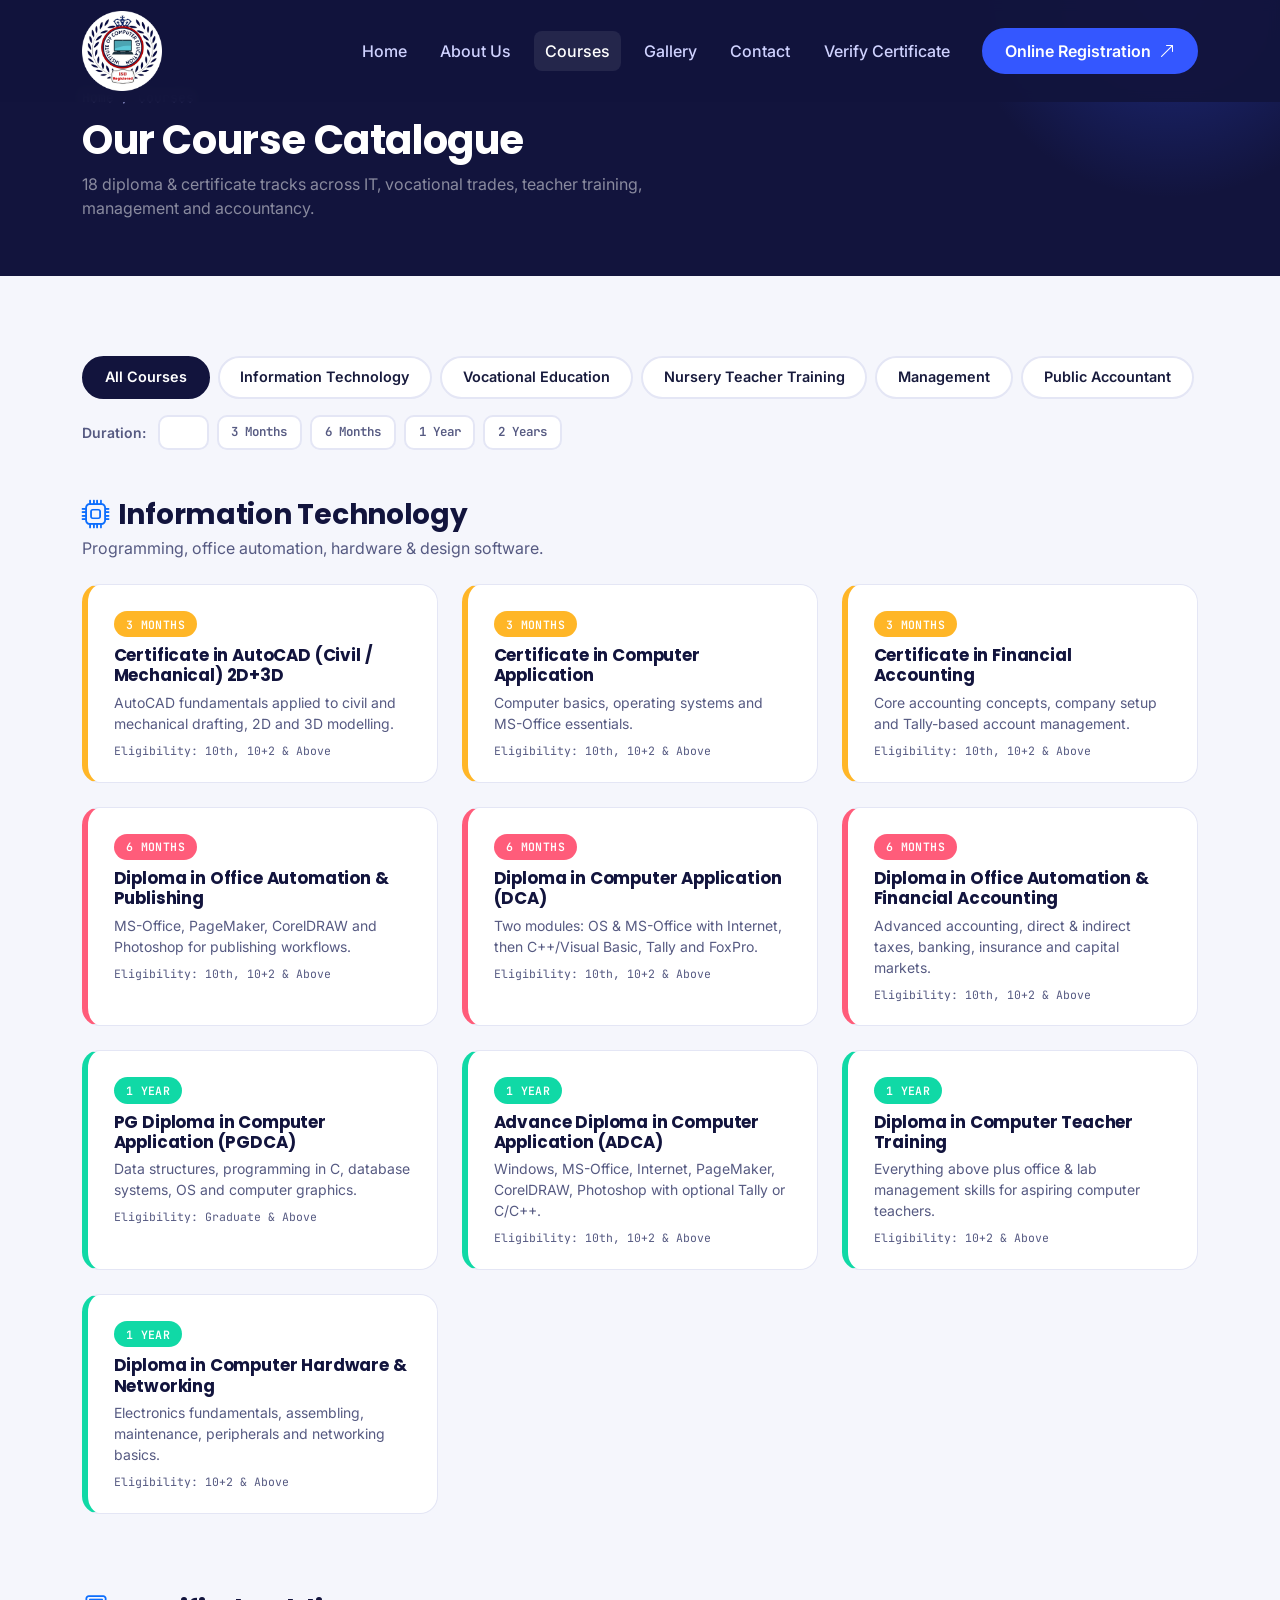
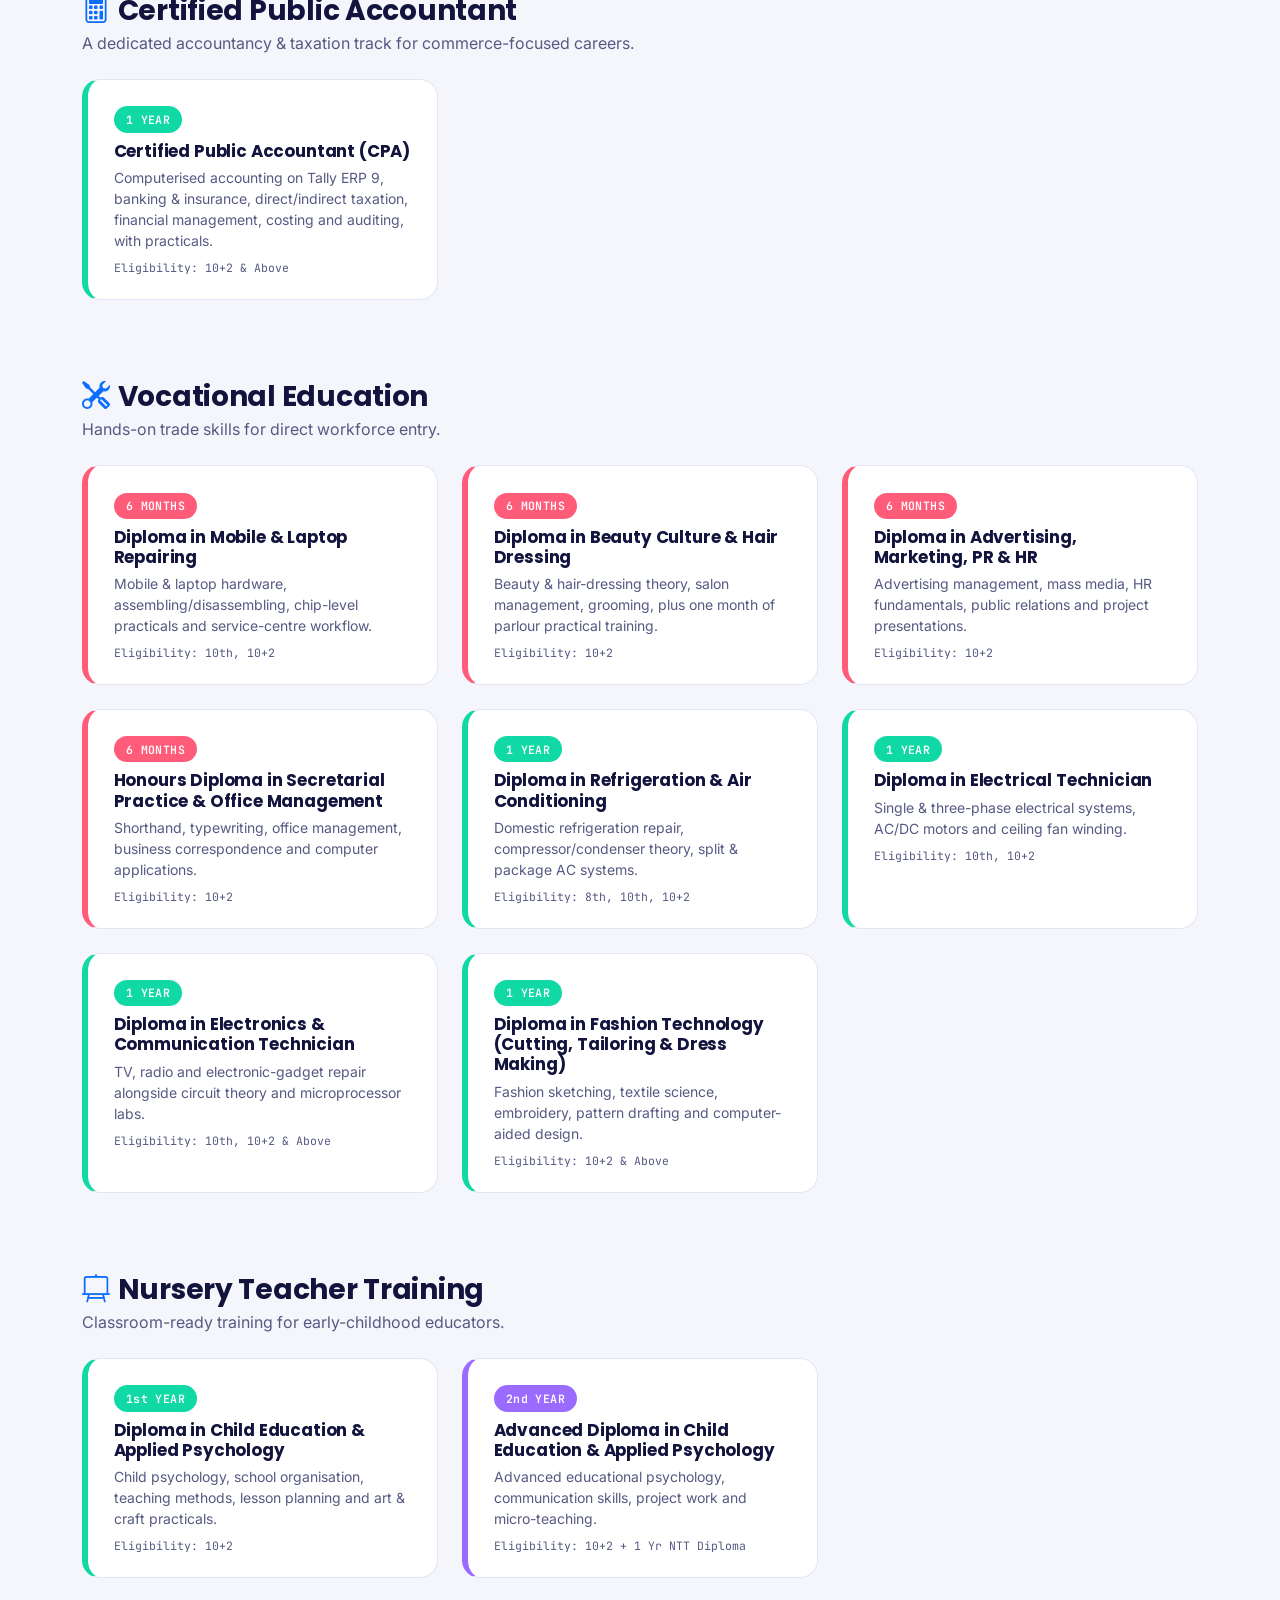
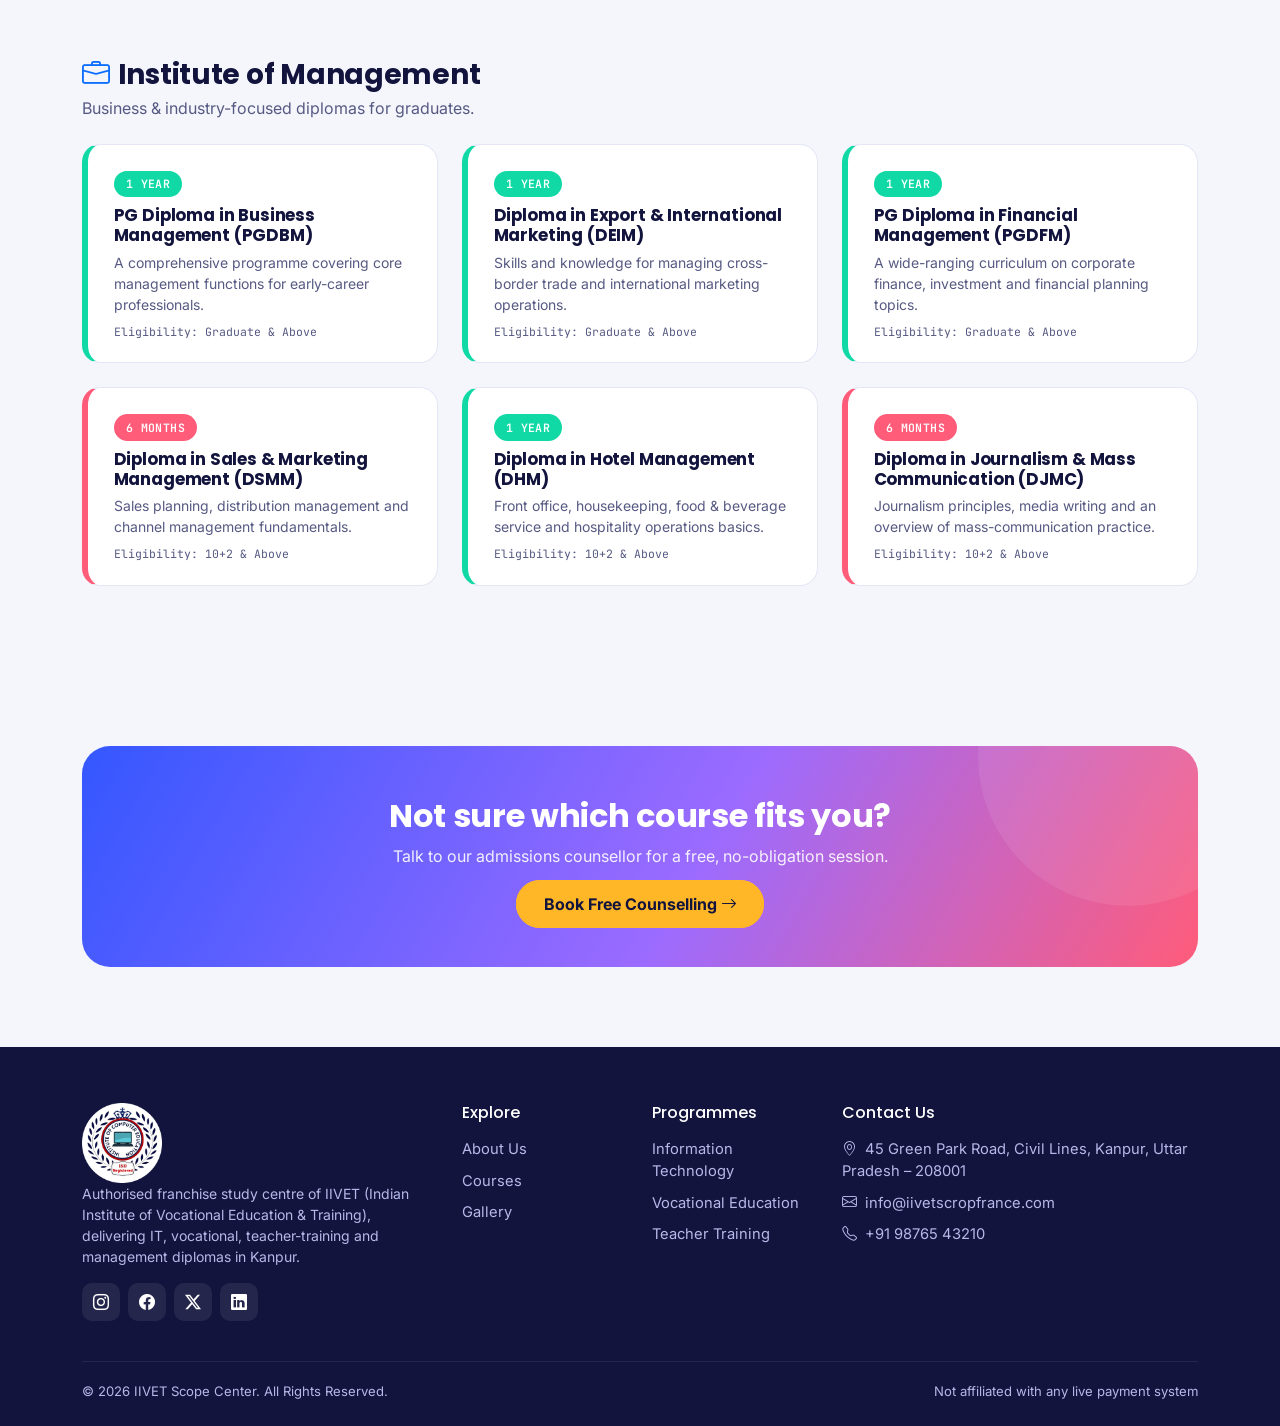
<file: courses.html>
<!DOCTYPE html>
<html lang="en">
<head>
<meta charset="UTF-8">
<title>Courses | IIVET Scope Center</title>
<meta name="description" content="Browse all IT, vocational, nursery teacher training, management and accountancy diplomas offered at IIVET Scope Center, Kanpur.">
<link rel="preconnect" href="https://fonts.googleapis.com">
<link href="https://fonts.googleapis.com/css2?family=Poppins:wght@500;600;700;800&family=Inter:wght@400;500;600&family=JetBrains+Mono:wght@500;600&display=swap" rel="stylesheet">
<link href="https://cdn.jsdelivr.net/npm/bootstrap@5.3.3/dist/css/bootstrap.min.css" rel="stylesheet">
<link rel="stylesheet" href="https://cdn.jsdelivr.net/npm/bootstrap-icons@1.11.3/font/bootstrap-icons.css">
<link rel="stylesheet" href="css/style.css">
</head>
<body data-page="courses">

<!-- ===== NAVBAR ===== -->
<nav class="navbar navbar-expand-lg isf-navbar fixed-top">
  <div class="container">
    <img src="assets/cropped_circle_image.png" height="80px" >
    <button class="navbar-toggler bg-white" type="button" data-bs-toggle="collapse" data-bs-target="#nav1">
      <span class="navbar-toggler-icon"></span>
    </button>
    <div class="collapse navbar-collapse" id="nav1">
      <ul class="navbar-nav ms-auto align-items-lg-center">
        <li class="nav-item"><a class="nav-link" data-page="home" href="index.html">Home</a></li>
        <li class="nav-item"><a class="nav-link" data-page="about" href="about.html">About Us</a></li>
        <li class="nav-item"><a class="nav-link" data-page="courses" href="courses.html">Courses</a></li>
        <li class="nav-item"><a class="nav-link" data-page="gallery" href="gallery.html">Gallery</a></li>
        <li class="nav-item"><a class="nav-link" data-page="contact" href="contact.html">Contact</a></li>
        <li class="nav-item"><a class="nav-link" data-page="verify" href="verify.html">Verify Certificate</a></li>
        <li class="nav-item ms-lg-3 mt-2 mt-lg-0"><a class="btn-brand" href="enrol.html">Online Registration <i class="bi bi-arrow-up-right"></i></a></li>
      </ul>
    </div>
  </div>
</nav>

<!-- ===== PAGE HEADER ===== -->
<header class="page-header">
  <div class="container">
    <div class="crumbs mb-2"><a href="index.html">Home</a> / Courses</div>
    <h1>Our Course Catalogue</h1>
    <p class="text-white-50 mb-0" style="max-width:38rem">18 diploma &amp; certificate tracks across IT, vocational trades, teacher training, management and accountancy.</p>
  </div>
</header>

<section class="pb-0">
  <div class="container">
    <!-- Category filters -->
    <div class="d-flex flex-wrap gap-2 mb-3">
      <button class="filter-tab active" data-cat="all">All Courses</button>
      <button class="filter-tab" data-cat="it">Information Technology</button>
      <button class="filter-tab" data-cat="vocational">Vocational Education</button>
      <button class="filter-tab" data-cat="ntt">Nursery Teacher Training</button>
      <button class="filter-tab" data-cat="management">Management</button>
      <button class="filter-tab" data-cat="accounts">Public Accountant</button>
    </div>
    <!-- Duration filters -->
    <div class="d-flex flex-wrap align-items-center gap-2 mb-5">
      <span class="text-ink-soft small fw-semibold me-1">Duration:</span>
      <button class="dtab active" data-dur="all">All</button>
      <button class="dtab track-3m" data-dur="3m">3 Months</button>
      <button class="dtab track-6m" data-dur="6m">6 Months</button>
      <button class="dtab track-1y" data-dur="1y">1 Year</button>
      <button class="dtab track-2y" data-dur="2y">2 Years</button>
    </div>
  </div>
</section>

<!-- ===== IT COURSES ===== -->
<section id="it" class="pt-0">
  <div class="container">
    <h3 class="mb-1"><i class="bi bi-cpu text-primary me-2"></i>Information Technology</h3>
    <p class="text-ink-soft mb-4">Programming, office automation, hardware &amp; design software.</p>
    <div class="row g-4">

      <div class="col-md-6 col-lg-4 course-card-col" data-cat="it" data-dur="3m">
        <div class="course-card track-3m">
          <span class="track-pill mb-2">3 MONTHS</span>
          <h5>Certificate in AutoCAD (Civil / Mechanical) 2D+3D</h5>
          <p class="text-ink-soft small mb-2">AutoCAD fundamentals applied to civil and mechanical drafting, 2D and 3D modelling.</p>
          <div class="elig">Eligibility: 10th, 10+2 &amp; Above</div>
        </div>
      </div>

      <div class="col-md-6 col-lg-4 course-card-col" data-cat="it" data-dur="3m">
        <div class="course-card track-3m">
          <span class="track-pill mb-2">3 MONTHS</span>
          <h5>Certificate in Computer Application</h5>
          <p class="text-ink-soft small mb-2">Computer basics, operating systems and MS-Office essentials.</p>
          <div class="elig">Eligibility: 10th, 10+2 &amp; Above</div>
        </div>
      </div>

      <div class="col-md-6 col-lg-4 course-card-col" data-cat="it" data-dur="3m">
        <div class="course-card track-3m">
          <span class="track-pill mb-2">3 MONTHS</span>
          <h5>Certificate in Financial Accounting</h5>
          <p class="text-ink-soft small mb-2">Core accounting concepts, company setup and Tally-based account management.</p>
          <div class="elig">Eligibility: 10th, 10+2 &amp; Above</div>
        </div>
      </div>

      <div class="col-md-6 col-lg-4 course-card-col" data-cat="it" data-dur="6m">
        <div class="course-card track-6m">
          <span class="track-pill mb-2">6 MONTHS</span>
          <h5>Diploma in Office Automation &amp; Publishing</h5>
          <p class="text-ink-soft small mb-2">MS-Office, PageMaker, CorelDRAW and Photoshop for publishing workflows.</p>
          <div class="elig">Eligibility: 10th, 10+2 &amp; Above</div>
        </div>
      </div>

      <div class="col-md-6 col-lg-4 course-card-col" data-cat="it" data-dur="6m">
        <div class="course-card track-6m">
          <span class="track-pill mb-2">6 MONTHS</span>
          <h5>Diploma in Computer Application (DCA)</h5>
          <p class="text-ink-soft small mb-2">Two modules: OS &amp; MS-Office with Internet, then C++/Visual Basic, Tally and FoxPro.</p>
          <div class="elig">Eligibility: 10th, 10+2 &amp; Above</div>
        </div>
      </div>

      <div class="col-md-6 col-lg-4 course-card-col" data-cat="it" data-dur="6m">
        <div class="course-card track-6m">
          <span class="track-pill mb-2">6 MONTHS</span>
          <h5>Diploma in Office Automation &amp; Financial Accounting</h5>
          <p class="text-ink-soft small mb-2">Advanced accounting, direct &amp; indirect taxes, banking, insurance and capital markets.</p>
          <div class="elig">Eligibility: 10th, 10+2 &amp; Above</div>
        </div>
      </div>

      <div class="col-md-6 col-lg-4 course-card-col" data-cat="it" data-dur="1y">
        <div class="course-card track-1y">
          <span class="track-pill mb-2">1 YEAR</span>
          <h5>PG Diploma in Computer Application (PGDCA)</h5>
          <p class="text-ink-soft small mb-2">Data structures, programming in C, database systems, OS and computer graphics.</p>
          <div class="elig">Eligibility: Graduate &amp; Above</div>
        </div>
      </div>

      <div class="col-md-6 col-lg-4 course-card-col" data-cat="it" data-dur="1y">
        <div class="course-card track-1y">
          <span class="track-pill mb-2">1 YEAR</span>
          <h5>Advance Diploma in Computer Application (ADCA)</h5>
          <p class="text-ink-soft small mb-2">Windows, MS-Office, Internet, PageMaker, CorelDRAW, Photoshop with optional Tally or C/C++.</p>
          <div class="elig">Eligibility: 10th, 10+2 &amp; Above</div>
        </div>
      </div>

      <div class="col-md-6 col-lg-4 course-card-col" data-cat="it" data-dur="1y">
        <div class="course-card track-1y">
          <span class="track-pill mb-2">1 YEAR</span>
          <h5>Diploma in Computer Teacher Training</h5>
          <p class="text-ink-soft small mb-2">Everything above plus office &amp; lab management skills for aspiring computer teachers.</p>
          <div class="elig">Eligibility: 10+2 &amp; Above</div>
        </div>
      </div>

      <div class="col-md-6 col-lg-4 course-card-col" data-cat="it" data-dur="1y">
        <div class="course-card track-1y">
          <span class="track-pill mb-2">1 YEAR</span>
          <h5>Diploma in Computer Hardware &amp; Networking</h5>
          <p class="text-ink-soft small mb-2">Electronics fundamentals, assembling, maintenance, peripherals and networking basics.</p>
          <div class="elig">Eligibility: 10+2 &amp; Above</div>
        </div>
      </div>

    </div>
  </div>
</section>

<!-- ===== ACCOUNTS ===== -->
<section id="accounts" class="pt-0">
  <div class="container">
    <h3 class="mb-1"><i class="bi bi-calculator text-primary me-2"></i>Certified Public Accountant</h3>
    <p class="text-ink-soft mb-4">A dedicated accountancy &amp; taxation track for commerce-focused careers.</p>
    <div class="row g-4">
      <div class="col-md-6 col-lg-4 course-card-col" data-cat="accounts" data-dur="1y">
        <div class="course-card track-1y">
          <span class="track-pill mb-2">1 YEAR</span>
          <h5>Certified Public Accountant (CPA)</h5>
          <p class="text-ink-soft small mb-2">Computerised accounting on Tally ERP 9, banking &amp; insurance, direct/indirect taxation, financial management, costing and auditing, with practicals.</p>
          <div class="elig">Eligibility: 10+2 &amp; Above</div>
        </div>
      </div>
    </div>
  </div>
</section>

<!-- ===== VOCATIONAL ===== -->
<section id="vocational" class="pt-0">
  <div class="container">
    <h3 class="mb-1"><i class="bi bi-tools text-primary me-2"></i>Vocational Education</h3>
    <p class="text-ink-soft mb-4">Hands-on trade skills for direct workforce entry.</p>
    <div class="row g-4">

      <div class="col-md-6 col-lg-4 course-card-col" data-cat="vocational" data-dur="6m">
        <div class="course-card track-6m">
          <span class="track-pill mb-2">6 MONTHS</span>
          <h5>Diploma in Mobile &amp; Laptop Repairing</h5>
          <p class="text-ink-soft small mb-2">Mobile &amp; laptop hardware, assembling/disassembling, chip-level practicals and service-centre workflow.</p>
          <div class="elig">Eligibility: 10th, 10+2</div>
        </div>
      </div>

      <div class="col-md-6 col-lg-4 course-card-col" data-cat="vocational" data-dur="6m">
        <div class="course-card track-6m">
          <span class="track-pill mb-2">6 MONTHS</span>
          <h5>Diploma in Beauty Culture &amp; Hair Dressing</h5>
          <p class="text-ink-soft small mb-2">Beauty &amp; hair-dressing theory, salon management, grooming, plus one month of parlour practical training.</p>
          <div class="elig">Eligibility: 10+2</div>
        </div>
      </div>

      <div class="col-md-6 col-lg-4 course-card-col" data-cat="vocational" data-dur="6m">
        <div class="course-card track-6m">
          <span class="track-pill mb-2">6 MONTHS</span>
          <h5>Diploma in Advertising, Marketing, PR &amp; HR</h5>
          <p class="text-ink-soft small mb-2">Advertising management, mass media, HR fundamentals, public relations and project presentations.</p>
          <div class="elig">Eligibility: 10+2</div>
        </div>
      </div>

      <div class="col-md-6 col-lg-4 course-card-col" data-cat="vocational" data-dur="6m">
        <div class="course-card track-6m">
          <span class="track-pill mb-2">6 MONTHS</span>
          <h5>Honours Diploma in Secretarial Practice &amp; Office Management</h5>
          <p class="text-ink-soft small mb-2">Shorthand, typewriting, office management, business correspondence and computer applications.</p>
          <div class="elig">Eligibility: 10+2</div>
        </div>
      </div>

      <div class="col-md-6 col-lg-4 course-card-col" data-cat="vocational" data-dur="1y">
        <div class="course-card track-1y">
          <span class="track-pill mb-2">1 YEAR</span>
          <h5>Diploma in Refrigeration &amp; Air Conditioning</h5>
          <p class="text-ink-soft small mb-2">Domestic refrigeration repair, compressor/condenser theory, split &amp; package AC systems.</p>
          <div class="elig">Eligibility: 8th, 10th, 10+2</div>
        </div>
      </div>

      <div class="col-md-6 col-lg-4 course-card-col" data-cat="vocational" data-dur="1y">
        <div class="course-card track-1y">
          <span class="track-pill mb-2">1 YEAR</span>
          <h5>Diploma in Electrical Technician</h5>
          <p class="text-ink-soft small mb-2">Single &amp; three-phase electrical systems, AC/DC motors and ceiling fan winding.</p>
          <div class="elig">Eligibility: 10th, 10+2</div>
        </div>
      </div>

      <div class="col-md-6 col-lg-4 course-card-col" data-cat="vocational" data-dur="1y">
        <div class="course-card track-1y">
          <span class="track-pill mb-2">1 YEAR</span>
          <h5>Diploma in Electronics &amp; Communication Technician</h5>
          <p class="text-ink-soft small mb-2">TV, radio and electronic-gadget repair alongside circuit theory and microprocessor labs.</p>
          <div class="elig">Eligibility: 10th, 10+2 &amp; Above</div>
        </div>
      </div>

      <div class="col-md-6 col-lg-4 course-card-col" data-cat="vocational" data-dur="1y">
        <div class="course-card track-1y">
          <span class="track-pill mb-2">1 YEAR</span>
          <h5>Diploma in Fashion Technology (Cutting, Tailoring &amp; Dress Making)</h5>
          <p class="text-ink-soft small mb-2">Fashion sketching, textile science, embroidery, pattern drafting and computer-aided design.</p>
          <div class="elig">Eligibility: 10+2 &amp; Above</div>
        </div>
      </div>

    </div>
  </div>
</section>

<!-- ===== NTT ===== -->
<section id="ntt" class="pt-0">
  <div class="container">
    <h3 class="mb-1"><i class="bi bi-easel2 text-primary me-2"></i>Nursery Teacher Training</h3>
    <p class="text-ink-soft mb-4">Classroom-ready training for early-childhood educators.</p>
    <div class="row g-4">

      <div class="col-md-6 col-lg-4 course-card-col" data-cat="ntt" data-dur="1y">
        <div class="course-card track-1y">
          <span class="track-pill mb-2">1st YEAR</span>
          <h5>Diploma in Child Education &amp; Applied Psychology</h5>
          <p class="text-ink-soft small mb-2">Child psychology, school organisation, teaching methods, lesson planning and art &amp; craft practicals.</p>
          <div class="elig">Eligibility: 10+2</div>
        </div>
      </div>

      <div class="col-md-6 col-lg-4 course-card-col" data-cat="ntt" data-dur="2y">
        <div class="course-card track-2y">
          <span class="track-pill mb-2">2nd YEAR</span>
          <h5>Advanced Diploma in Child Education &amp; Applied Psychology</h5>
          <p class="text-ink-soft small mb-2">Advanced educational psychology, communication skills, project work and micro-teaching.</p>
          <div class="elig">Eligibility: 10+2 + 1 Yr NTT Diploma</div>
        </div>
      </div>

    </div>
  </div>
</section>

<!-- ===== MANAGEMENT ===== -->
<section id="management" class="pt-0">
  <div class="container">
    <h3 class="mb-1"><i class="bi bi-briefcase text-primary me-2"></i>Institute of Management</h3>
    <p class="text-ink-soft mb-4">Business &amp; industry-focused diplomas for graduates.</p>
    <div class="row g-4">

      <div class="col-md-6 col-lg-4 course-card-col" data-cat="management" data-dur="1y">
        <div class="course-card track-1y">
          <span class="track-pill mb-2">1 YEAR</span>
          <h5>PG Diploma in Business Management (PGDBM)</h5>
          <p class="text-ink-soft small mb-2">A comprehensive programme covering core management functions for early-career professionals.</p>
          <div class="elig">Eligibility: Graduate &amp; Above</div>
        </div>
      </div>

      <div class="col-md-6 col-lg-4 course-card-col" data-cat="management" data-dur="1y">
        <div class="course-card track-1y">
          <span class="track-pill mb-2">1 YEAR</span>
          <h5>Diploma in Export &amp; International Marketing (DEIM)</h5>
          <p class="text-ink-soft small mb-2">Skills and knowledge for managing cross-border trade and international marketing operations.</p>
          <div class="elig">Eligibility: Graduate &amp; Above</div>
        </div>
      </div>

      <div class="col-md-6 col-lg-4 course-card-col" data-cat="management" data-dur="1y">
        <div class="course-card track-1y">
          <span class="track-pill mb-2">1 YEAR</span>
          <h5>PG Diploma in Financial Management (PGDFM)</h5>
          <p class="text-ink-soft small mb-2">A wide-ranging curriculum on corporate finance, investment and financial planning topics.</p>
          <div class="elig">Eligibility: Graduate &amp; Above</div>
        </div>
      </div>

      <div class="col-md-6 col-lg-4 course-card-col" data-cat="management" data-dur="6m">
        <div class="course-card track-6m">
          <span class="track-pill mb-2">6 MONTHS</span>
          <h5>Diploma in Sales &amp; Marketing Management (DSMM)</h5>
          <p class="text-ink-soft small mb-2">Sales planning, distribution management and channel management fundamentals.</p>
          <div class="elig">Eligibility: 10+2 &amp; Above</div>
        </div>
      </div>

      <div class="col-md-6 col-lg-4 course-card-col" data-cat="management" data-dur="1y">
        <div class="course-card track-1y">
          <span class="track-pill mb-2">1 YEAR</span>
          <h5>Diploma in Hotel Management (DHM)</h5>
          <p class="text-ink-soft small mb-2">Front office, housekeeping, food &amp; beverage service and hospitality operations basics.</p>
          <div class="elig">Eligibility: 10+2 &amp; Above</div>
        </div>
      </div>

      <div class="col-md-6 col-lg-4 course-card-col" data-cat="management" data-dur="6m">
        <div class="course-card track-6m">
          <span class="track-pill mb-2">6 MONTHS</span>
          <h5>Diploma in Journalism &amp; Mass Communication (DJMC)</h5>
          <p class="text-ink-soft small mb-2">Journalism principles, media writing and an overview of mass-communication practice.</p>
          <div class="elig">Eligibility: 10+2 &amp; Above</div>
        </div>
      </div>

    </div>
  </div>
</section>

<div id="noResults" class="container text-center py-5" style="display:none;">
  <i class="bi bi-emoji-frown display-4 text-ink-soft"></i>
  <p class="text-ink-soft mt-3 mb-0">No courses match this filter combination yet. Try a different duration or category.</p>
</div>

<!-- ===== CTA ===== -->
<section>
  <div class="container">
    <div class="cta-band text-center">
      <h2 class="mb-2">Not sure which course fits you?</h2>
      <p class="mb-4" style="color:rgba(255,255,255,.9)">Talk to our admissions counsellor for a free, no-obligation session.</p>
      <a href="contact.html" class="btn-amber">Book Free Counselling <i class="bi bi-arrow-right"></i></a>
    </div>
  </div>
</section>

<!-- ===== FOOTER ===== -->
<footer>
  <div class="container">
    <div class="row g-4">
      <div class="col-lg-4">
        <img src="assets/cropped_circle_image.png" height="80px" >
        <p class="small">Authorised franchise study centre of IIVET (Indian Institute of Vocational Education &amp; Training), delivering IT, vocational, teacher-training and management diplomas in Kanpur.</p>
        <div class="d-flex mt-3">
          <a href="#" class="social-chip"><i class="bi bi-instagram"></i></a>
          <a href="#" class="social-chip"><i class="bi bi-facebook"></i></a>
          <a href="#" class="social-chip"><i class="bi bi-twitter-x"></i></a>
          <a href="#" class="social-chip"><i class="bi bi-linkedin"></i></a>
        </div>
      </div>
      <div class="col-6 col-lg-2">
        <h6>Explore</h6>
        <ul>
          <li><a href="about.html">About Us</a></li>
          <li><a href="courses.html">Courses</a></li>
          <li><a href="gallery.html">Gallery</a></li>
        </ul>
      </div>
      <div class="col-6 col-lg-2">
        <h6>Programmes</h6>
        <ul>
          <li><a href="courses.html#it">Information Technology</a></li>
          <li><a href="courses.html#vocational">Vocational Education</a></li>
          <li><a href="courses.html#ntt">Teacher Training</a></li>
        </ul>
      </div>
      <div class="col-lg-4">
        <h6>Contact Us</h6>
        <ul>
          <li><i class="bi bi-geo-alt me-2"></i>45 Green Park Road, Civil Lines, Kanpur, Uttar Pradesh – 208001</li>
          <li><i class="bi bi-envelope me-2"></i><a href="mailto:info@iivetscropfrance.com">info@iivetscropfrance.com</a></li>
          <li><i class="bi bi-telephone me-2"></i><a href="tel:+919876543210">+91 98765 43210</a></li>
        </ul>
      </div>
    </div>
    <div class="footer-bottom d-flex flex-wrap justify-content-between gap-2">
      <span>© <span class="cur-year">2026</span> IIVET Scope Center. All Rights Reserved.</span>
      <span>Not affiliated with any live payment system</span>
    </div>
  </div>
</footer>

<button id="toTop" class="btn-brand" style="display:none;position:fixed;bottom:1.5rem;right:1.5rem;width:48px;height:48px;border-radius:50%;padding:0;justify-content:center;z-index:99;"><i class="bi bi-arrow-up"></i></button>

<script src="https://cdn.jsdelivr.net/npm/bootstrap@5.3.3/dist/js/bootstrap.bundle.min.js"></script>
<script src="js/script.js"></script>
</body>
</html>
</file>
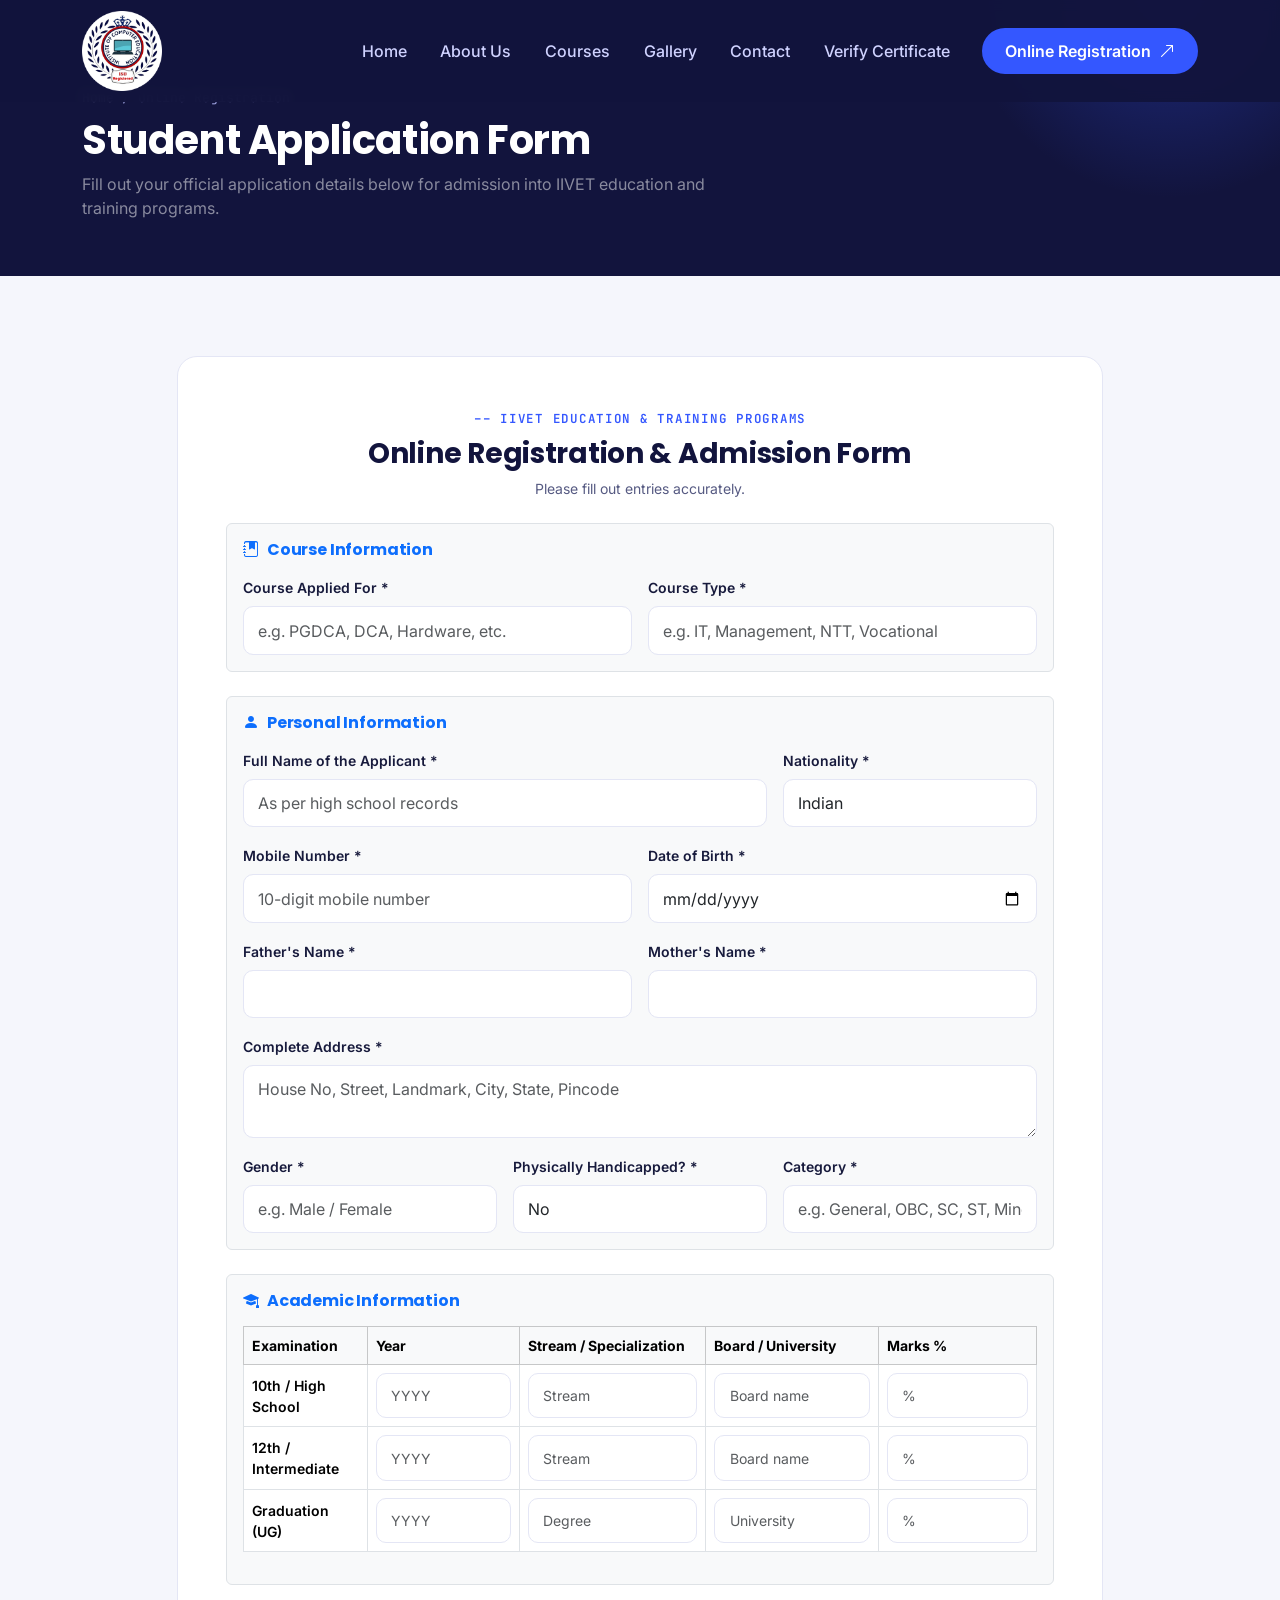
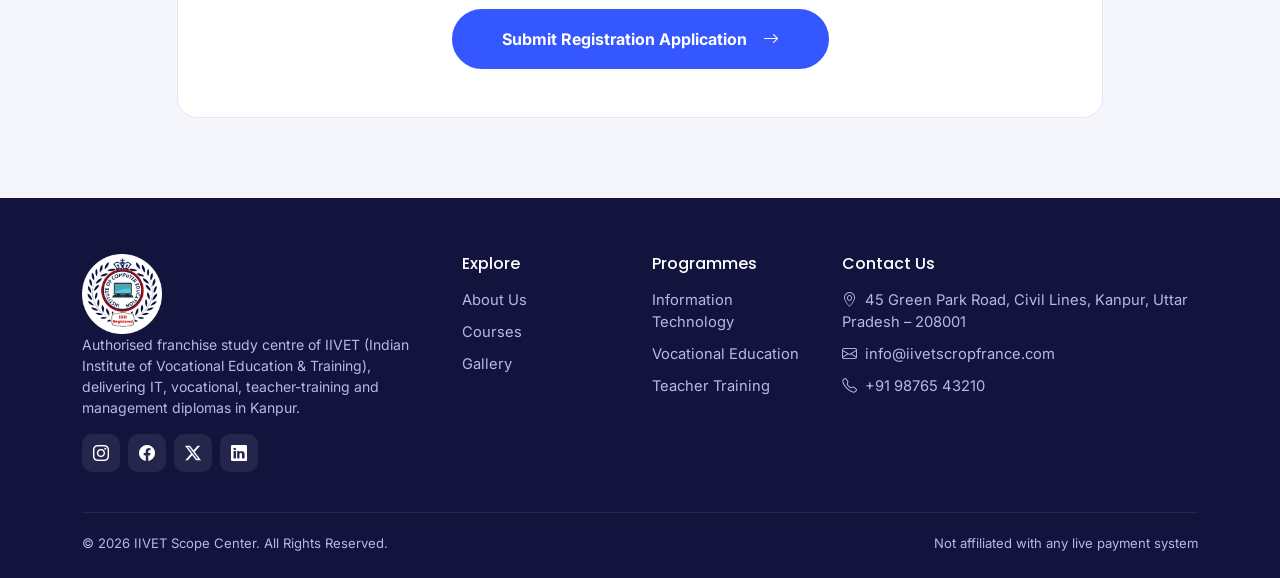
<file: enrol.html>
<!DOCTYPE html>
<html lang="en">
<head>
<meta charset="UTF-8">
<title>Student Enrollment Form | IIVET Scope Center</title>
<meta name="description" content="Fill out the student online application and admission enrollment form for IIVET Scope Center, Kanpur.">
<link rel="preconnect" href="https://fonts.googleapis.com">
<link href="https://fonts.googleapis.com/css2?family=Poppins:wght@500;600;700;800&family=Inter:wght@400;500;600&family=JetBrains+Mono:wght@500;600&display=swap" rel="stylesheet">
<link href="https://cdn.jsdelivr.net/npm/bootstrap@5.3.3/dist/css/bootstrap.min.css" rel="stylesheet">
<link rel="stylesheet" href="https://cdn.jsdelivr.net/npm/bootstrap-icons@1.11.3/font/bootstrap-icons.css">
<link rel="stylesheet" href="css/style.css">
</head>
<body data-page="enrol">

<!-- ===== NAVBAR ===== -->
<nav class="navbar navbar-expand-lg isf-navbar fixed-top">
  <div class="container">
    <img src="assets/cropped_circle_image.png" height="80px">
    <button class="navbar-toggler bg-white" type="button" data-bs-toggle="collapse" data-bs-target="#nav1">
      <span class="navbar-toggler-icon"></span>
    </button>
    <div class="collapse navbar-collapse" id="nav1">
      <ul class="navbar-nav ms-auto align-items-lg-center">
        <li class="nav-item"><a class="nav-link" data-page="home" href="index.html">Home</a></li>
        <li class="nav-item"><a class="nav-link" data-page="about" href="about.html">About Us</a></li>
        <li class="nav-item"><a class="nav-link" data-page="courses" href="courses.html">Courses</a></li>
        <li class="nav-item"><a class="nav-link" data-page="gallery" href="gallery.html">Gallery</a></li>
        <li class="nav-item"><a class="nav-link" data-page="contact" href="contact.html">Contact</a></li>
        <li class="nav-item"><a class="nav-link" data-page="verify" href="verify.html">Verify Certificate</a></li>
        <li class="nav-item ms-lg-3 mt-2 mt-lg-0"><a class="btn-brand" href="enrol.html">Online Registration <i class="bi bi-arrow-up-right"></i></a></li>
      </ul>
    </div>
  </div>
</nav>

<!-- ===== PAGE HEADER ===== -->
<header class="page-header">
  <div class="container">
    <div class="crumbs mb-2"><a href="index.html">Home</a> / Online Registration</div>
    <h1>Student Application Form</h1>
    <p class="text-white-50 mb-0" style="max-width:42rem">Fill out your official application details below for admission into IIVET education and training programs.</p>
  </div>
</header>

<!-- ===== ENROLLMENT FORM SECTION ===== -->
<section>
  <div class="container">
    <div class="row justify-content-center">
      <div class="col-lg-10">
        <div class="feature-card p-4 p-md-5">
          <div class="text-center mb-4">
            <span class="eyebrow">–– IIVET EDUCATION & TRAINING PROGRAMS</span>
            <h3 class="mt-2">Online Registration & Admission Form</h3>
            <p class="text-ink-soft small">Please fill out entries accurately.</p>
          </div>

          <form id="studentEnrollForm" class="row g-4 needs-validation" novalidate>
            
            <!-- SECTION 1: COURSE INFORMATION -->
            <div class="col-12">
              <div class="p-3 rounded bg-light border">
                <h5 class="text-primary fs-6 mb-3 fw-bold"><i class="bi bi-journal-bookmark-fill me-2"></i>Course Information</h5>
                <div class="row g-3">
                  <div class="col-md-6">
                    <label class="form-label small fw-semibold">Course Applied For *</label>
                    <input type="text" class="form-control" name="courseApplied" placeholder="e.g. PGDCA, DCA, Hardware, etc." required>
                    <div class="invalid-feedback">Please enter the course name.</div>
                  </div>
                  <div class="col-md-6">
                    <label class="form-label small fw-semibold">Course Type *</label>
                    <input type="text" class="form-control" name="courseType" placeholder="e.g. IT, Management, NTT, Vocational" required>
                    <div class="invalid-feedback">Please enter the course type.</div>
                  </div>
                </div>
              </div>
            </div>

            <!-- SECTION 2: PERSONAL INFORMATION -->
            <div class="col-12">
              <div class="p-3 rounded bg-light border">
                <h5 class="text-primary fs-6 mb-3 fw-bold"><i class="bi bi-person-fill me-2"></i>Personal Information</h5>
                <div class="row g-3">
                  <div class="col-md-8">
                    <label class="form-label small fw-semibold">Full Name of the Applicant *</label>
                    <input type="text" class="form-control" name="applicantName" placeholder="As per high school records" required>
                    <div class="invalid-feedback">Please provide applicant's full name.</div>
                  </div>
                  <div class="col-md-4">
                    <label class="form-label small fw-semibold">Nationality *</label>
                    <input type="text" class="form-control" name="nationality" value="Indian" required>
                    <div class="invalid-feedback">Please specify nationality.</div>
                  </div>
                  <div class="col-md-6">
                    <label class="form-label small fw-semibold">Mobile Number *</label>
                    <input type="tel" class="form-control" name="mobile" pattern="[0-9]{10}" placeholder="10-digit mobile number" required>
                    <div class="invalid-feedback">Enter a valid 10-digit phone number.</div>
                  </div>
                  <div class="col-md-6">
                    <label class="form-label small fw-semibold">Date of Birth *</label>
                    <input type="date" class="form-control" name="dob" required>
                    <div class="invalid-feedback">Please provide your date of birth.</div>
                  </div>
                  <div class="col-md-6">
                    <label class="form-label small fw-semibold">Father's Name *</label>
                    <input type="text" class="form-control" name="fatherName" required>
                    <div class="invalid-feedback">Father's name is required.</div>
                  </div>
                  <div class="col-md-6">
                    <label class="form-label small fw-semibold">Mother's Name *</label>
                    <input type="text" class="form-control" name="motherName" required>
                    <div class="invalid-feedback">Mother's name is required.</div>
                  </div>
                  <div class="col-12">
                    <label class="form-label small fw-semibold">Complete Address *</label>
                    <textarea class="form-control" name="address" rows="2" placeholder="House No, Street, Landmark, City, State, Pincode" required></textarea>
                    <div class="invalid-feedback">Address is required.</div>
                  </div>
                  <div class="col-md-4">
                    <label class="form-label small fw-semibold">Gender *</label>
                    <input type="text" class="form-control" name="gender" placeholder="e.g. Male / Female" required>
                    <div class="invalid-feedback">Please enter gender.</div>
                  </div>
                  <div class="col-md-4">
                    <label class="form-label small fw-semibold">Physically Handicapped? *</label>
                    <input type="text" class="form-control" name="physicallyHandicapped" value="No" required>
                    <div class="invalid-feedback">Please enter Yes or No.</div>
                  </div>
                  <div class="col-md-4">
                    <label class="form-label small fw-semibold">Category *</label>
                    <input type="text" class="form-control" name="category" placeholder="e.g. General, OBC, SC, ST, Minority" required>
                    <div class="invalid-feedback">Please enter category.</div>
                  </div>
                </div>
              </div>
            </div>

            <!-- SECTION 3: ACADEMIC QUALIFICATIONS -->
            <div class="col-12">
              <div class="p-3 rounded bg-light border">
                <h5 class="text-primary fs-6 mb-3 fw-bold"><i class="bi bi-mortarboard-fill me-2"></i>Academic Information</h5>
                <div class="table-responsive">
                  <table class="table table-bordered align-middle bg-white small">
                    <thead class="table-light">
                      <tr>
                        <th>Examination</th>
                        <th>Year</th>
                        <th>Stream / Specialization</th>
                        <th>Board / University</th>
                        <th>Marks %</th>
                      </tr>
                    </thead>
                    <tbody>
                      <tr>
                        <td class="fw-semibold">10th / High School</td>
                        <td><input type="text" class="form-control form-control-sm" name="edu10Year" placeholder="YYYY"></td>
                        <td><input type="text" class="form-control form-control-sm" name="edu10Stream" placeholder="Stream"></td>
                        <td><input type="text" class="form-control form-control-sm" name="edu10Board" placeholder="Board name"></td>
                        <td><input type="text" class="form-control form-control-sm" name="edu10Marks" placeholder="%"></td>
                      </tr>
                      <tr>
                        <td class="fw-semibold">12th / Intermediate</td>
                        <td><input type="text" class="form-control form-control-sm" name="edu12Year" placeholder="YYYY"></td>
                        <td><input type="text" class="form-control form-control-sm" name="edu12Stream" placeholder="Stream"></td>
                        <td><input type="text" class="form-control form-control-sm" name="edu12Board" placeholder="Board name"></td>
                        <td><input type="text" class="form-control form-control-sm" name="edu12Marks" placeholder="%"></td>
                      </tr>
                      <tr>
                        <td class="fw-semibold">Graduation (UG)</td>
                        <td><input type="text" class="form-control form-control-sm" name="eduUgYear" placeholder="YYYY"></td>
                        <td><input type="text" class="form-control form-control-sm" name="eduUgStream" placeholder="Degree"></td>
                        <td><input type="text" class="form-control form-control-sm" name="eduUgBoard" placeholder="University"></td>
                        <td><input type="text" class="form-control form-control-sm" name="eduUgMarks" placeholder="%"></td>
                      </tr>
                    </tbody>
                  </table>
                </div>
              </div>
            </div>

            <!-- SUBMIT BUTTON -->
            <div class="col-12 text-center mt-4">
              <button type="submit" id="submitBtn" class="btn-brand px-5 py-3 fw-bold">
                Submit Registration Application <i class="bi bi-arrow-right ms-2"></i>
              </button>
            </div>

          </form>
        </div>
      </div>
    </div>
  </div>
</section>

<!-- ===== TOAST NOTIFICATION ===== -->
<div class="position-fixed bottom-0 end-0 p-4" style="z-index:9999">
  <div id="formToast" class="toast align-items-center text-white border-0" style="background:var(--mint)" role="alert">
    <div class="d-flex">
      <div class="toast-body" id="toastMessage"><i class="bi bi-check-circle me-2"></i>Online Registration successfully submitted!</div>
      <button type="button" class="btn-close btn-close-white me-2 m-auto" data-bs-dismiss="toast"></button>
    </div>
  </div>
</div>

<!-- ===== FOOTER ===== -->
<footer>
  <div class="container">
    <div class="row g-4">
      <div class="col-lg-4">
        <img src="assets/cropped_circle_image.png" height="80px">
        <p class="small">Authorised franchise study centre of IIVET (Indian Institute of Vocational Education &amp; Training), delivering IT, vocational, teacher-training and management diplomas in Kanpur.</p>
        <div class="d-flex mt-3">
          <a href="#" class="social-chip"><i class="bi bi-instagram"></i></a>
          <a href="#" class="social-chip"><i class="bi bi-facebook"></i></a>
          <a href="#" class="social-chip"><i class="bi bi-twitter-x"></i></a>
          <a href="#" class="social-chip"><i class="bi bi-linkedin"></i></a>
        </div>
      </div>
      <div class="col-6 col-lg-2">
        <h6>Explore</h6>
        <ul>
          <li><a href="about.html">About Us</a></li>
          <li><a href="courses.html">Courses</a></li>
          <li><a href="gallery.html">Gallery</a></li>
        </ul>
      </div>
      <div class="col-6 col-lg-2">
        <h6>Programmes</h6>
        <ul>
          <li><a href="courses.html#it">Information Technology</a></li>
          <li><a href="courses.html#vocational">Vocational Education</a></li>
          <li><a href="courses.html#ntt">Teacher Training</a></li>
        </ul>
      </div>
      <div class="col-lg-4">
        <h6>Contact Us</h6>
        <ul>
          <li><i class="bi bi-geo-alt me-2"></i>45 Green Park Road, Civil Lines, Kanpur, Uttar Pradesh – 208001</li>
          <li><i class="bi bi-envelope me-2"></i><a href="mailto:info@iivetscropfrance.com">info@iivetscropfrance.com</a></li>
          <li><i class="bi bi-telephone me-2"></i><a href="tel:+919876543210">+91 98765 43210</a></li>
        </ul>
      </div>
    </div>
    <div class="footer-bottom d-flex flex-wrap justify-content-between gap-2">
      <span>© <span class="cur-year">2026</span> IIVET Scope Center. All Rights Reserved.</span>
      <span>Not affiliated with any live payment system</span>
    </div>
  </div>
</footer>

<button id="toTop" class="btn-brand" style="display:none;position:fixed;bottom:1.5rem;right:1.5rem;width:48px;height:48px;border-radius:50%;padding:0;justify-content:center;z-index:99;"><i class="bi bi-arrow-up"></i></button>

<script src="https://cdn.jsdelivr.net/npm/bootstrap@5.3.3/dist/js/bootstrap.bundle.min.js"></script>
<script src="js/script.js"></script>

<!-- Google Sheets Submission Logic Script -->
<script>
  document.getElementById('studentEnrollForm').addEventListener('submit', async function(e) {
    e.preventDefault();
    
    if (!this.checkValidity()) {
      e.stopPropagation();
      this.classList.add('was-validated');
      return;
    }

    const submitBtn = document.getElementById('submitBtn');
    submitBtn.disabled = true;
    submitBtn.innerHTML = `<span class="spinner-border spinner-border-sm me-2"></span> Submitting...`;

    // Gather form input data fields
    const formData = new FormData(this);
    let dataObj = {};
    formData.forEach((value, key) => dataObj[key] = value);
    dataObj.formType = "Student Enrollment";
    dataObj.timestamp = new Date().toISOString();

    const SCRIPT_URL = "https://script.google.com/macros/s/AKfycbxm8C20ENo4gV9uadHUZ1tT_50ktybEPopecieTbrg3XzsNqDlMc61mpbeAAAnFcMQ/exec";

    try {
      await fetch(SCRIPT_URL, {
        method: "POST",
        mode: "no-cors",
        headers: { "Content-Type": "application/json" },
        body: JSON.stringify(dataObj)
      });

      // Show success toast feedback
      const toastEl = document.getElementById('formToast');
      const toast = new bootstrap.Toast(toastEl);
      toast.show();

      this.reset();
      this.classList.remove('was-validated');
    } catch (err) {
      console.error("Submission error:", err);
      alert("There was an issue submitting your form. Please try again.");
    } finally {
      submitBtn.disabled = false;
      submitBtn.innerHTML = `Submit Registration Application <i class="bi bi-arrow-right ms-2"></i>`;
    }
  });
</script>
</body>
</html>
</file>
<file: css/style.css>
/* ==========================================================================
   IIVET SCROP FRANCE — Design tokens
   Palette:   --navy (base/dark), --blue (primary), --amber (3-month track),
              --coral (6-month track), --mint (1-year track), --violet (2-year/NTT track)
   Type:      Poppins (display), Inter (body), JetBrains Mono (data/duration/eligibility)
   ========================================================================== */

:root{
  --navy:    #12143D;
  --navy-2:  #1B1E55;
  --blue:    #3457FF;
  --blue-2:  #6C86FF;
  --amber:   #FFB627;
  --coral:   #FF5C7A;
  --mint:    #10D9A6;
  --violet:  #9B6BFF;
  --bg:      #F5F6FC;
  --card:    #FFFFFF;
  --ink:     #171A3C;
  --ink-soft:#565A82;
  --line:    #E4E6F5;
  --navbar-h: 72px;

  --font-display: 'Poppins', sans-serif;
  --font-body: 'Inter', sans-serif;
  --font-mono: 'JetBrains Mono', monospace;
}

*{ box-sizing:border-box; }

html{ scroll-behavior:smooth; }

body{
  font-family: var(--font-body);
  color: var(--ink);
  background: var(--bg);
  overflow-x:hidden;
}

h1,h2,h3,h4,h5,.display-font{
  font-family: var(--font-display);
  font-weight:700;
  color: var(--navy);
  letter-spacing:-0.01em;
}

.eyebrow{
  font-family: var(--font-mono);
  font-size:.78rem;
  letter-spacing:.14em;
  text-transform:uppercase;
  color: var(--blue);
  font-weight:600;
}

a{ text-decoration:none; }

.text-ink-soft{ color:var(--ink-soft); }

/* ---------- Buttons ---------- */
.btn-brand{
  background: var(--blue);
  color:#fff;
  border-radius:50px;
  padding:.75rem 1.6rem;
  font-weight:600;
  border:2px solid var(--blue);
  transition:.25s;
  display:inline-flex;
  align-items:center;
  gap:.5rem;
}
.btn-brand:hover{ background:#1f3fe0; border-color:#1f3fe0; color:#fff; transform:translateY(-2px); }

.btn-outline-brand{
  background:transparent;
  color: var(--navy);
  border-radius:50px;
  padding:.75rem 1.6rem;
  font-weight:600;
  border:2px solid var(--navy);
  transition:.25s;
  display:inline-flex;
  align-items:center;
  gap:.5rem;
}
.btn-outline-brand:hover{ background:var(--navy); color:#fff; transform:translateY(-2px); }

.btn-amber{
  background:var(--amber); color:var(--navy); border:2px solid var(--amber);
  border-radius:50px; padding:.75rem 1.6rem; font-weight:700;
}
.btn-amber:hover{ background:#ffc55c; color:var(--navy); }

/* ---------- Navbar ---------- */
.isf-navbar{
  background: rgba(18,20,61,0.96);
  backdrop-filter: blur(6px);
  min-height:var(--navbar-h);
  display:flex;
  align-items:center;
  padding:.7rem 0;
}
.isf-navbar .navbar-brand{
  font-family: var(--font-display);
  font-weight:700;
  color:#fff !important;
  display:flex;
  align-items:center;
  gap:.6rem;
  font-size:1.15rem;
}
.brand-mark{
  width:42px;height:42px;border-radius:12px;
  background:linear-gradient(135deg,var(--blue),var(--violet) 60%, var(--coral));
  display:flex;align-items:center;justify-content:center;
  font-family:var(--font-display); font-weight:800; color:#fff; font-size:.95rem;
  flex:none;
}
.isf-navbar .nav-link{
  color:#cfd2ff !important;
  font-weight:500;
  margin:0 .35rem;
  padding:.5rem .7rem !important;
  border-radius:8px;
  transition:.2s;
}
.isf-navbar .nav-link:hover,
.isf-navbar .nav-link.active{
  color:#fff !important;
  background:rgba(255,255,255,.08);
}
.isf-navbar .btn-brand{ padding:.55rem 1.3rem; }

/* ---------- Banner carousel (home, top of page) ---------- */
.banner-carousel-wrap{
  margin-top:var(--navbar-h); /* exactly matches .isf-navbar height — no gap */
  background:var(--navy);
}
.banner-carousel .carousel-item img{
  width:100%;
  height:460px;
  object-fit:cover;
  filter:brightness(.72);
}
.banner-carousel .carousel-item::after{
  content:"";
  position:absolute; inset:0;
  background:linear-gradient(0deg, rgba(18,20,61,.85) 0%, rgba(18,20,61,.15) 55%, rgba(18,20,61,.35) 100%);
}
.banner-carousel .carousel-caption{
  left:5%; right:5%; bottom:2.4rem;
  text-align:left;
  max-width:640px;
  margin:0 auto 0 8%;
  z-index:3;
}
.banner-carousel .carousel-caption h2{
  color:#fff;
  font-size:clamp(1.5rem,3.2vw,2.4rem);
  margin-bottom:.6rem;
}
.banner-carousel .carousel-caption p{
  color:#E4E6F5;
  font-size:1rem;
  max-width:34rem;
}
.banner-carousel .carousel-indicators [data-bs-target]{
  width:10px; height:10px; border-radius:50%;
  background:rgba(255,255,255,.5);
  border:none;
  margin:0 5px;
}
.banner-carousel .carousel-indicators .active{ background:var(--amber); }
.banner-carousel .carousel-control-prev,
.banner-carousel .carousel-control-next{ width:5%; }
.banner-carousel .carousel-control-prev-icon,
.banner-carousel .carousel-control-next-icon{
  width:2.2rem; height:2.2rem;
  background-color:rgba(255,255,255,.15);
  border-radius:50%;
  padding:.5rem;
  background-size:1.1rem;
}

@media (max-width: 768px){
  .banner-carousel .carousel-item img{ height:320px; }
  .banner-carousel .carousel-caption{ left:4%; right:4%; bottom:1.4rem; margin-left:0; max-width:none; }
  .banner-carousel .carousel-caption p{ display:none; }
}

/* Slightly tighter hero when it follows the banner carousel */
.hero.hero-compact{ padding-top:3.2rem; }

/* ---------- Hero ---------- */
.hero{
  background:
    radial-gradient(circle at 85% 15%, rgba(255,182,39,.18), transparent 45%),
    radial-gradient(circle at 5% 90%, rgba(16,217,166,.18), transparent 40%),
    var(--navy);
  position:relative;
  padding:6.5rem 0 5rem;
  overflow:hidden;
}
.hero::after{
  content:"";
  position:absolute; inset:0;
  background-image:
    linear-gradient(rgba(255,255,255,.035) 1px, transparent 1px),
    linear-gradient(90deg, rgba(255,255,255,.035) 1px, transparent 1px);
  background-size:42px 42px;
  pointer-events:none;
}
.hero h1{ color:#fff; font-size:clamp(2.1rem,4.2vw,3.4rem); line-height:1.12; }
.hero p.lead{ color:#C6C9F2; font-size:1.1rem; max-width:32rem; }
.hero .eyebrow{ color:var(--amber); }

.hero-stat-stack{ position:relative; z-index:2; }
.stat-pill{
  background:var(--card);
  border-radius:18px;
  padding:1.1rem 1.3rem;
  box-shadow:0 18px 40px rgba(10,12,50,.28);
  display:flex; align-items:center; gap:.9rem;
  margin-bottom:1rem;
  transform:translateX(0);
}
.stat-pill:nth-child(1){ margin-left:2.2rem; }
.stat-pill:nth-child(3){ margin-left:1.1rem; }
.stat-pill .icon-chip{
  width:46px;height:46px;border-radius:12px;
  display:flex;align-items:center;justify-content:center;
  font-size:1.2rem; color:#fff; flex:none;
}
.stat-pill h4{ font-size:1.4rem; margin:0; }
.stat-pill span{ font-size:.8rem; color:var(--ink-soft); font-weight:500; }

/* ---------- Section shell ---------- */
section{ padding:5rem 0; }
.section-head{ max-width:42rem; margin-bottom:2.8rem; }
.section-head.mx-auto{ text-align:center; margin-left:auto; margin-right:auto; }

/* ---------- Trust strip ---------- */
.trust-strip{
  background:var(--card);
  border-bottom:1px solid var(--line);
  padding:1.1rem 0;
}
.trust-strip .item{
  display:flex; align-items:center; gap:.55rem;
  font-family:var(--font-mono); font-size:.78rem; color:var(--ink-soft);
  letter-spacing:.02em;
}
.trust-strip .item i{ color:var(--blue); }

/* ---------- Feature cards ---------- */
.feature-card{
  background:var(--card);
  border-radius:20px;
  padding:2rem 1.6rem;
  height:100%;
  border:1px solid var(--line);
  transition:.25s;
}
.feature-card:hover{ transform:translateY(-6px); box-shadow:0 22px 40px rgba(20,25,80,.1); }
.feature-icon{
  width:56px;height:56px;border-radius:14px;
  display:flex;align-items:center;justify-content:center;
  font-size:1.4rem;color:#fff; margin-bottom:1.1rem;
}

/* ---------- Duration track system (signature element) ----------
   Every course across the site is tagged to a track. The color +
   pill is the single visual language used everywhere a course
   appears: home teasers, the course catalogue, and filters. */
.track-3m{ --track:var(--amber); }
.track-6m{ --track:var(--coral); }
.track-1y{ --track:var(--mint); }
.track-2y{ --track:var(--violet); }

.track-pill{
  font-family:var(--font-mono);
  font-size:.72rem;
  font-weight:600;
  letter-spacing:.04em;
  color:#fff;
  background:var(--track,var(--blue));
  border-radius:50px;
  padding:.28rem .75rem;
  display:inline-block;
}

.course-card{
  background:var(--card);
  border-radius:18px;
  border:1px solid var(--line);
  border-left:6px solid var(--track,var(--blue));
  padding:1.6rem 1.6rem 1.4rem;
  height:100%;
  transition:.25s;
}
.course-card:hover{ box-shadow:0 20px 45px rgba(20,25,80,.12); transform:translateY(-4px); }
.course-card .cat-icon{
  width:48px;height:48px;border-radius:12px;
  background:var(--track,var(--blue)); opacity:.14;
  position:absolute;
}
.course-card h5{ font-size:1.05rem; margin-bottom:.4rem; }
.course-card .elig{
  font-family:var(--font-mono); font-size:.72rem; color:var(--ink-soft);
}

/* Category teaser cards on home */
.cat-card{
  border-radius:20px;
  padding:2rem 1.5rem;
  height:100%;
  color:#fff;
  position:relative;
  overflow:hidden;
  isolation:isolate;
}
.cat-card::before{
  content:""; position:absolute; inset:0; z-index:-1;
  background:var(--grad);
  opacity:.94;
}
.cat-card .cat-num{
  font-family:var(--font-mono); font-size:.75rem; opacity:.8; letter-spacing:.1em;
}
.cat-card h5{ color:#fff; margin:.6rem 0 .5rem; }
.cat-card p{ color:rgba(255,255,255,.85); font-size:.92rem; margin-bottom:0; }
.cat-card .go{ position:absolute; right:1.3rem; bottom:1.3rem; color:#fff; font-size:1.3rem; opacity:.7; }

/* ---------- Stats band ---------- */
.stats-band{
  background:var(--navy);
  color:#fff;
  position:relative;
}
.stats-band .num{
  font-family:var(--font-display); font-weight:800;
  font-size:clamp(2rem,3.4vw,2.8rem);
}
.stats-band .lbl{ color:#B6B9E8; font-size:.85rem; font-family:var(--font-mono); letter-spacing:.05em; }

/* ---------- Testimonial ---------- */
.testi-card{
  background:var(--card);
  border-radius:20px;
  padding:2rem;
  border:1px solid var(--line);
  height:100%;
}
.testi-avatar{
  width:52px;height:52px;border-radius:50%;
  display:flex;align-items:center;justify-content:center;
  color:#fff;font-weight:700;font-family:var(--font-display);
  flex:none;
}
.testi-quote{ color:var(--ink-soft); font-size:.95rem; }
.stars i{ color:var(--amber); font-size:.85rem; }

/* ---------- CTA band ---------- */
.cta-band{
  background:linear-gradient(120deg,var(--blue), var(--violet) 55%, var(--coral));
  border-radius:28px;
  padding:3.2rem 2.5rem;
  color:#fff;
  position:relative;
  overflow:hidden;
}
.cta-band::after{
  content:""; position:absolute; width:300px;height:300px;border-radius:50%;
  background:rgba(255,255,255,.08); top:-140px; right:-80px;
}
.cta-band h2{ color:#fff; }

/* ---------- Footer ---------- */
footer{
  background:var(--navy);
  color:#B6B9E8;
  padding:3.5rem 0 1.5rem;
}
footer h6{ color:#fff; font-family:var(--font-display); margin-bottom:1rem; }
footer a{ color:#B6B9E8; }
footer a:hover{ color:#fff; }
footer ul{ list-style:none; padding:0; margin:0; }
footer li{ margin-bottom:.6rem; font-size:.92rem; }
.social-chip{
  width:38px;height:38px;border-radius:10px;background:rgba(255,255,255,.08);
  display:flex;align-items:center;justify-content:center; color:#fff; margin-right:.5rem;
  transition:.2s;
}
.social-chip:hover{ background:var(--blue); }
.footer-bottom{
  border-top:1px solid rgba(255,255,255,.08);
  margin-top:2.5rem; padding-top:1.3rem;
  font-size:.82rem;
}

/* ---------- Page header (inner pages) ---------- */
.page-header{
  background:var(--navy);
  padding:5.5rem 0 3.5rem;
  position:relative;
  overflow:hidden;
}
.page-header::before{
  content:""; position:absolute; width:420px;height:420px;border-radius:50%;
  background:radial-gradient(circle, rgba(52,87,255,.35), transparent 70%);
  top:-220px; right:-100px;
}
.page-header h1{ color:#fff; }
.page-header .crumbs{ color:#9EA3E0; font-family:var(--font-mono); font-size:.82rem; }
.page-header .crumbs a{ color:#C6C9F2; }

/* ---------- Filter tabs (courses page) ---------- */
.filter-tab{
  border:2px solid var(--line);
  background:#fff;
  border-radius:50px;
  padding:.55rem 1.3rem;
  font-weight:600; font-size:.9rem;
  color:var(--ink);
  transition:.2s;
}
.filter-tab.active, .filter-tab:hover{
  background:var(--navy); border-color:var(--navy); color:#fff;
}
.dtab{
  border:2px solid var(--line); background:#fff; border-radius:10px;
  font-family:var(--font-mono); font-size:.78rem; padding:.4rem .8rem; font-weight:600;
  color:var(--ink-soft);
}
.dtab.active{ color:#fff; }
.dtab.active.track-3m{ background:var(--amber); border-color:var(--amber); }
.dtab.active.track-6m{ background:var(--coral); border-color:var(--coral); }
.dtab.active.track-1y{ background:var(--mint); border-color:var(--mint); }
.dtab.active.track-2y{ background:var(--violet); border-color:var(--violet); }

/* ---------- Gallery ---------- */
.gal-tab{
  border:2px solid var(--line); background:#fff; border-radius:50px;
  padding:.5rem 1.2rem; font-weight:600; font-size:.85rem; color:var(--ink);
  transition:.2s;
}
.gal-tab.active, .gal-tab:hover{ background:var(--navy); border-color:var(--navy); color:#fff; }

.gallery-item{
  border-radius:16px;
  overflow:hidden;
  position:relative;
  aspect-ratio:4/3;
  cursor:pointer;
  isolation:isolate;
}
.gallery-item img{
  width:100%; height:100%; object-fit:cover;
  transition:transform .4s ease;
}
.gallery-item:hover img{ transform:scale(1.08); }
.gallery-item::before{
  content:""; position:absolute; inset:0;
  background:linear-gradient(0deg, var(--tint,rgba(18,20,61,.75)) 0%, transparent 55%);
  z-index:1;
}
.gallery-item .gal-tag{
  position:absolute; left:.9rem; top:.9rem; z-index:2;
  font-family:var(--font-mono); font-size:.68rem; font-weight:600;
  background:rgba(255,255,255,.92); color:var(--navy);
  padding:.22rem .6rem; border-radius:50px;
}
.gallery-item .gal-cap{
  position:absolute; left:.9rem; bottom:.8rem; right:.9rem; z-index:2;
  color:#fff; font-family:var(--font-display); font-weight:600; font-size:.92rem;
}
.gallery-item .gal-zoom{
  position:absolute; right:.7rem; bottom:.7rem; z-index:2;
  width:34px;height:34px;border-radius:50%;
  background:rgba(255,255,255,.9); color:var(--navy);
  display:flex;align-items:center;justify-content:center; font-size:.85rem;
  opacity:0; transition:.25s;
}
.gallery-item:hover .gal-zoom{ opacity:1; }

/* Lightbox modal */
#lightboxModal .modal-content{ background:transparent; border:none; }
#lightboxModal img{ width:100%; border-radius:14px; max-height:78vh; object-fit:contain; background:var(--navy); }
#lightboxModal .btn-close{ filter:invert(1); opacity:1; }
#lightboxCaption{ color:#fff; font-family:var(--font-display); }

/* ---------- Contact ---------- */
.info-card{
  background:var(--card); border:1px solid var(--line); border-radius:18px;
  padding:1.6rem; display:flex; gap:1rem; align-items:flex-start;
}
.info-card .ic{
  width:46px;height:46px;border-radius:12px;color:#fff;display:flex;
  align-items:center;justify-content:center;flex:none;
}
.form-control, .form-select{
  border-radius:10px; border:1.5px solid var(--line); padding:.7rem .9rem;
}
.form-control:focus, .form-select:focus{
  border-color:var(--blue); box-shadow:0 0 0 .2rem rgba(52,87,255,.15);
}
.map-shell{
  border-radius:20px; overflow:hidden; border:1px solid var(--line); height:100%; min-height:320px;
}

/* Accessibility: visible focus ring everywhere */
a:focus-visible, button:focus-visible, .nav-link:focus-visible{
  outline:3px solid var(--blue); outline-offset:2px;
}

@media (prefers-reduced-motion: reduce){
  *{ animation:none !important; transition:none !important; }
}

@media (max-width: 991px){
  .stat-pill:nth-child(1), .stat-pill:nth-child(3){ margin-left:0; }
  section{ padding:3.5rem 0; }
}

/* ---------- Certificate portal (verify + admin) ---------- */
.auth-shell{
  max-width:440px; margin:0 auto; background:var(--card); border:1px solid var(--line);
  border-radius:20px; padding:2.2rem; box-shadow:0 20px 50px rgba(18,20,61,.08);
}
.cert-card{
  background:var(--card); border:1px solid var(--line); border-radius:18px; padding:1.6rem;
}
.cert-row{
  display:flex; justify-content:space-between; gap:1rem; padding:.55rem 0;
  border-bottom:1px dashed var(--line); font-size:.95rem;
}
.cert-row:last-child{ border-bottom:none; }
.cert-row .k{ color:var(--ink-soft); font-family:var(--font-mono); font-size:.8rem; text-transform:uppercase; letter-spacing:.05em; }
.cert-row .v{ font-weight:600; color:var(--navy); text-align:right; }
.cert-badge{
  display:inline-flex; align-items:center; gap:.4rem; background:rgba(16,217,166,.12); color:#0A7F63;
  font-weight:700; font-size:.82rem; padding:.35rem .8rem; border-radius:50px;
}
.cert-table-wrap{ overflow-x:auto; }
.cert-table{ width:100%; border-collapse:collapse; font-size:.9rem; }
.cert-table th{
  text-align:left; font-family:var(--font-mono); font-size:.72rem; text-transform:uppercase;
  letter-spacing:.06em; color:var(--ink-soft); border-bottom:2px solid var(--line); padding:.6rem .7rem;
}
.cert-table td{ padding:.65rem .7rem; border-bottom:1px solid var(--line); vertical-align:middle; }
.cert-thumb{ width:44px; height:44px; border-radius:8px; object-fit:cover; border:1px solid var(--line); }
.session-note{
  font-family:var(--font-mono); font-size:.75rem; color:var(--ink-soft);
}

/* ---------- Styled date input (DOB / issue date etc.) ---------- */
.date-field{ position:relative; }
.date-field input[type="date"].form-control{
  padding-right:2.9rem;
  color-scheme: light;
  accent-color: var(--blue);
  cursor:pointer;
}
.date-field input[type="date"].form-control:invalid{ color:var(--ink-soft); }
.date-field .date-icon{
  position:absolute; top:50%; right:.9rem; transform:translateY(-50%);
  width:34px; height:34px; border-radius:9px; background:rgba(52,87,255,.1);
  color:var(--blue); display:flex; align-items:center; justify-content:center;
  pointer-events:none; font-size:1.05rem;
}
.date-field input[type="date"]::-webkit-calendar-picker-indicator{
  position:absolute; right:0; width:2.9rem; height:100%; margin:0; padding:0;
  opacity:0; cursor:pointer;
}
.date-field input[type="date"]:focus + .date-icon{
  background:var(--blue); color:#fff;
}


/* ---------- Certificate fetch loader ---------- */
.cert-spinner{
  width:42px; height:42px; margin:0 auto;
  border:4px solid rgba(52,87,255,.15);
  border-top-color:var(--blue);
  border-radius:50%;
  animation:cert-spin .8s linear infinite;
}
@keyframes cert-spin{ to{ transform:rotate(360deg); } }
</file>
